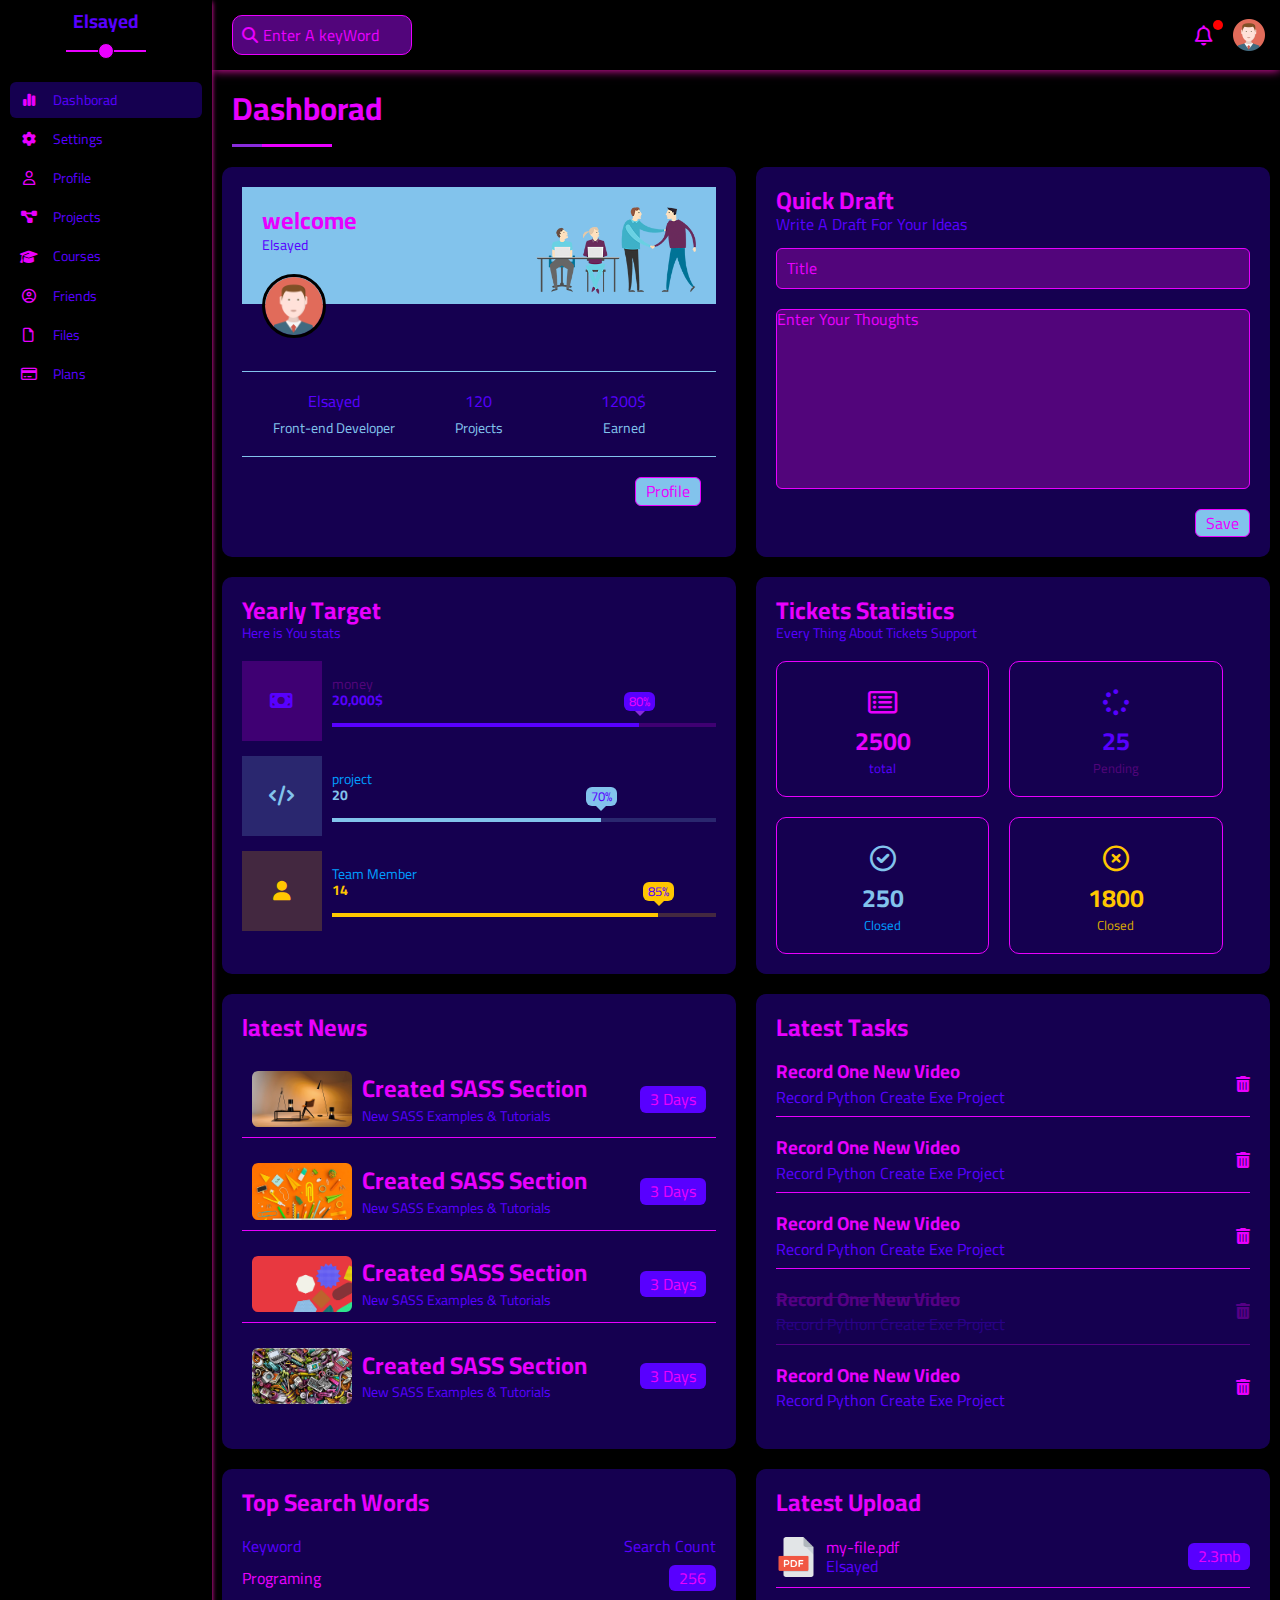
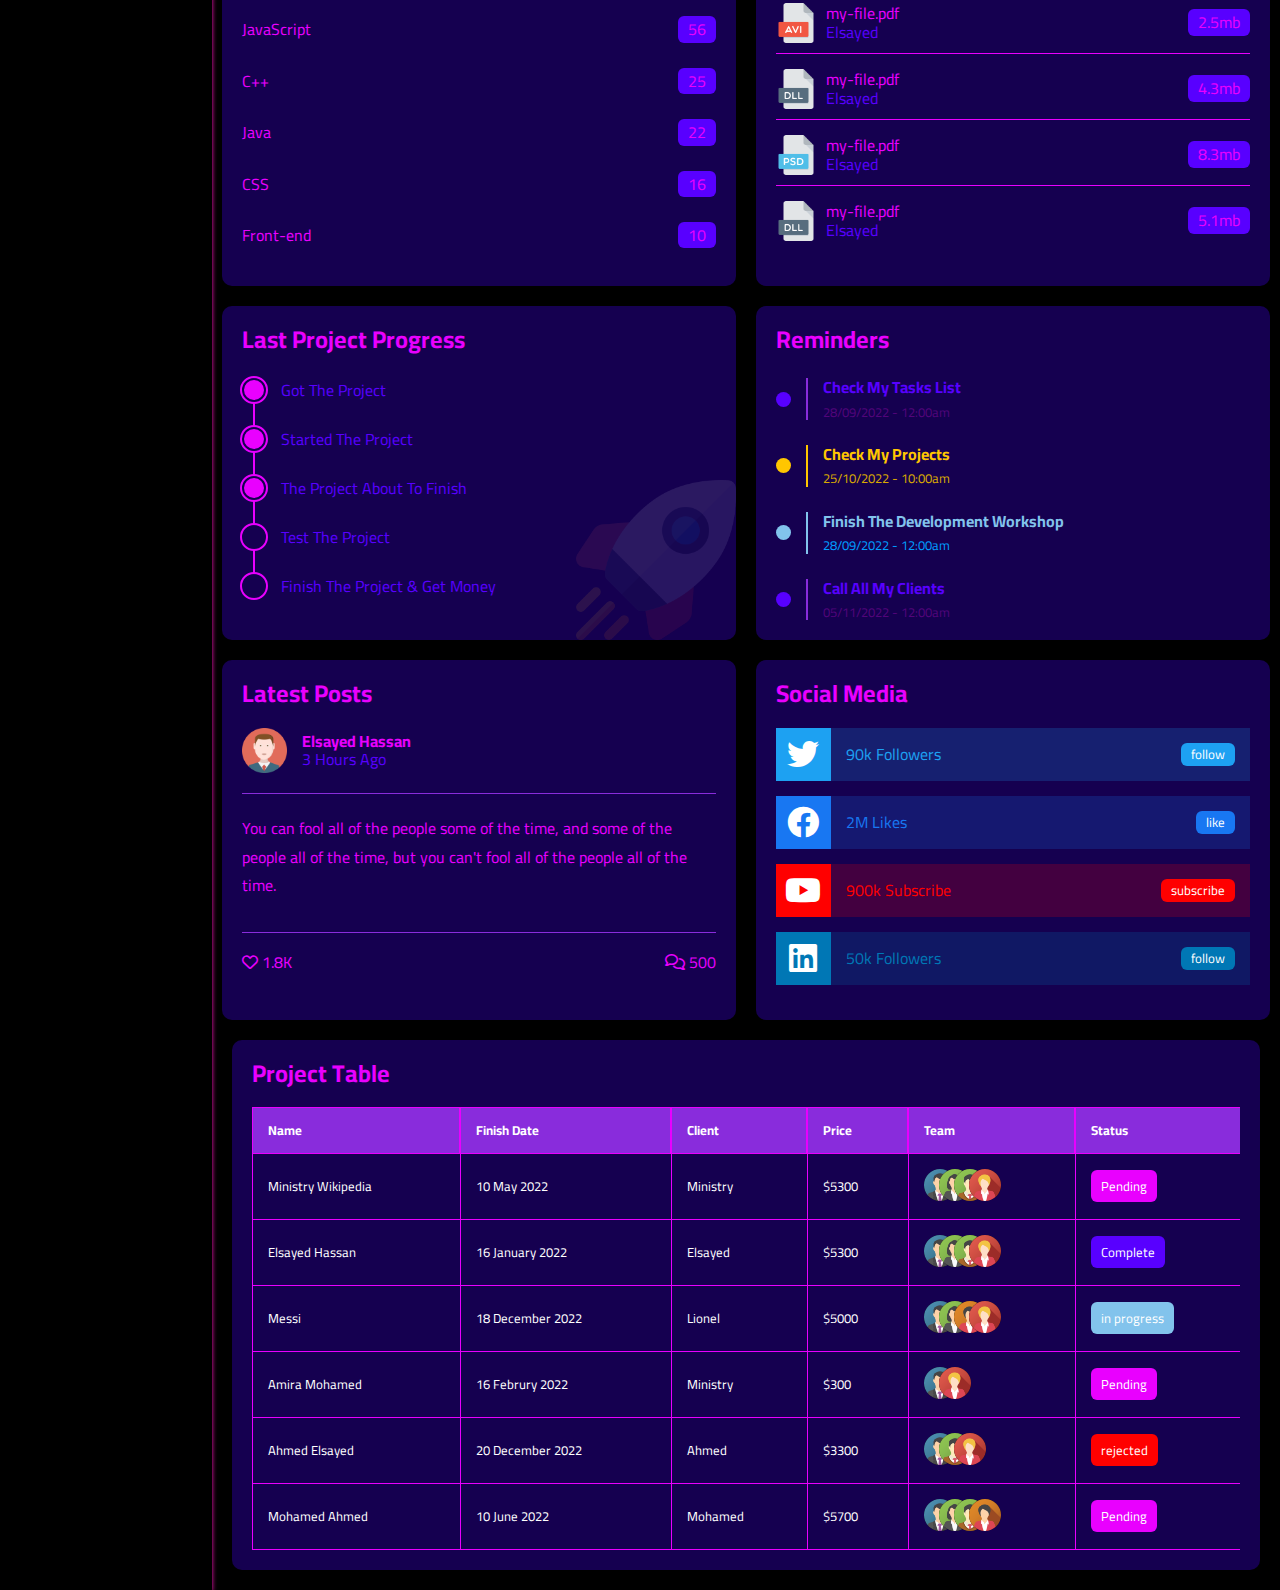
<file: index.html>
<!DOCTYPE html>
<html lang="en">
<head>
    <meta charset="UTF-8">
    <meta http-equiv="X-UA-Compatible" content="IE=edge">
    <meta name="viewport" content="width=device-width, initial-scale=1.0">
    <!--add normaliz css file to reset all elements-->
    <link rel="stylesheet" href="css/normalize.css">
    <!--Font awesome library-->
    <link rel="stylesheet" href="css/all.min.css">
    <!--My Framework-->
    <link rel="stylesheet" href="css/framework.css">
    <!--main css file-->
    <link rel="stylesheet" href="css/style.css">
    <!--Google Fonts-->
    <link rel="preconnect" href="https://fonts.googleapis.com">
    <link rel="preconnect" href="https://fonts.gstatic.com" crossorigin>
    <link href="https://fonts.googleapis.com/css2?family=Cairo:wght@200;300;400;500;600;700;800;900&family=Work+Sans:ital,wght@0,100;0,300;0,400;0,500;0,600;0,800;0,900;1,300;1,800&display=swap" rel="stylesheet">   
    <title>Dashborad</title>
</head>
<body>
    <!--main container-->
    <div class="page d-flex">
        <!--Create Side Bar-->
        <div class="side-bar bg-black p-relative p-20">
            <h3 class="p-relative txt-c mt-0 c-purple">Elsayed</h3>
            <ul>
                <li><a class="active d-flex align-center fs-14 rad-6 p-10" href="index.html">
                    <i class="fa-solid fa-chart-simple fa-fw c-pink"></i>
                    <span class="c-purple">Dashborad</span>
                </a></li>
                <li>
                    <a class="d-flex align-center fs-14 c-black rad-6 p-10" href="settings.html">
                      <i class="fa-solid fa-gear fa-fw c-pink"></i>
                      <span class="c-purple fs-14">Settings</span>
                    </a>
                </li>
                  <li>
                    <a class="d-flex align-center fs-14 c-black rad-6 p-10" href="profile.html">
                      <i class="fa-regular fa-user fa-fw c-pink"></i>
                      <span class="c-purple">Profile</span>
                    </a>
                </li>
                <li>
                    <a class="d-flex align-center fs-14 c-black rad-6 p-10" href="projects.html">
                      <i class="fa-solid fa-diagram-project fa-fw c-pink"></i>
                      <span class="c-purple">Projects</span>
                    </a>
                </li>
                <li>
                    <a class="d-flex align-center fs-14 c-black rad-6 p-10" href="courses.html">
                      <i class="fa-solid fa-graduation-cap fa-fw c-pink"></i>
                      <span class="c-purple">Courses</span>
                    </a>
                </li>
                <li>
                    <a class="d-flex align-center fs-14 c-black rad-6 p-10" href="friends.html">
                      <i class="fa-regular fa-circle-user fa-fw c-pink"></i>
                      <span class="c-purple">Friends</span>
                    </a>
                </li>
                <li>
                    <a class="d-flex align-center fs-14 c-black rad-6 p-10" href="files.html">
                      <i class="fa-regular fa-file fa-fw c-pink"></i>
                      <span class="c-purple">Files</span>
                    </a>
                </li>
                <li>
                    <a class="d-flex align-center fs-14 c-black rad-6 p-10" href="plans.html">
                      <i class="fa-regular fa-credit-card fa-fw c-pink"></i>
                      <span class="c-purple">Plans</span>
                    </a>
                </li>
            </ul>
        </div>
        <!--Create content-->
        <div class="content w-full c-navy">
            <!--Create Header-->
            <div class="head bg-black p-15 between-flex overflow-h box-shadow">
                <div class="search p-relative">
                    <input class="p-10 rad-10" type="search" placeholder="Enter A keyWord">
                </div>
                <div class="icons d-flex align-center">
                    <i class="fa-regular fa-bell fa-lg c-pink p-relative"></i>
                    <img src="/img/avatar.png" alt="">
                </div>
            </div>
            <h1 class="p-relative c-pink">Dashborad</h1>
            <!--Create Main Wrapper-->
            <div class="wrapper d-grid gap-20 ml-10 mr-10">
                <!--Create Welcome Widget-->
                <div class="welcome bg-navy rad-10 txt-c-mobile p-20 block-mobile">
                    <div class="intro d-flex space-between p-20 bg-sky">
                        <div>
                            <h2 class="c-pink mt-0">welcome</h2>
                            <span class="c-purple mt-5 fs-14">Elsayed</span>
                        </div>
                        <img src="/img/welcome.png" class="hide-mobile">
                    </div>
                    <img src="/img/avatar.png" class="avatar">
                    <div class="text txt-c d-flex p-20 mt-20 mb-20 block-mobile">
                        <div class="c-purple">Elsayed <span class="d-block c-sky mt-10 fs-14">Front-end Developer</span></div>
                        <div class="c-purple">120 <span class="d-block c-sky mt-10 fs-14">Projects</span></div>
                        <div class="c-purple">1200$ <span class="d-block c-sky mt-10 fs-14">Earned</span></div>
                    </div>
                    <a href="profile.index" class="visit d-block w-fit bg-sky c-pink border-1 btn-shape">Profile</a>
                </div>
                <!--Create Quick Draft Widget-->
                <div class="quick-draft bg-navy p-20 rad-10 block-mobile">
                    <h2 class="c-pink">Quick Draft</h2>
                    <p class="mb-15 c-purple">Write A Draft For Your Ideas</p>
                    <form>
                        <input class="d-block mb-20 bg-purple-alt border-1 rad-6 w-full p-10" type="text" placeholder="Title">
                        <textarea class="d-block mb-20 bg-purple-alt border-1 rad-6 w-full" placeholder="Enter Your Thoughts"></textarea>
                        <input class="save d-block w-fit bg-sky c-pink border-1 btn-shape" type="submit" value="Save">
                    </form>
                </div>
                <!--Create Yearly Target Widget-->
                <div class="year-traget bg-navy p-20 rad-10 block-mobile">
                    <h2 class="c-pink mb-10">Yearly Target</h2>
                    <p class="c-purple fs-14 mb-20">Here is You stats</p>
                    <div class="traget-stats d-flex align-center money mb-15">
                        <div class="icon center-flex mr-10">
                            <i class="fa-solid fa-money-bill fa-lg c-purple"></i>
                        </div>
                        <div class="data">
                            <span class="fs-14 c-purple-alt mb-5">money</span>
                            <span class="fs-14 c-purple fw-bold d-block mb-15">20,000$</span>
                            <div class="progress p-relative">
                                <span class="bg-purple money p-absolute" style="width: 80%;">
                                    <span class="bg-purple c-pink p-absolute fs-13">80%</span>
                                </span>
                            </div>
                        </div>
                    </div>
                    <div class="traget-stats d-flex align-center project mb-15">
                        <div class="icon center-flex mr-10">
                            <i class="fa-solid fa-code fa-lg c-sky"></i>
                        </div>
                        <div class="data">
                            <span class="fs-14 c-sky-alt mb-5">project</span>
                            <span class="fs-14 c-sky fw-bold d-block mb-15">20</span>
                            <div class="progress p-relative">
                                <span class="bg-sky project p-absolute" style="width: 70%;">
                                    <span class="bg-sky c-purple p-absolute fs-13">70%</span>
                                </span>
                            </div>
                        </div>
                    </div>
                    <div class="traget-stats d-flex align-center team mb-15">
                        <div class="icon center-flex mr-10">
                            <i class="fa-solid fa-user fa-lg c-yellow"></i>
                        </div>
                        <div class="data">
                            <span class="fs-14 c-sky-alt mb-5">Team Member</span>
                            <span class="fs-14 c-yellow fw-bold d-block mb-15">14</span>
                            <div class="progress p-relative">
                                <span class="bg-yellow team p-absolute" style="width: 85%;">
                                    <span class="bg-yellow c-purple p-absolute fs-13">85%</span>
                                </span>
                            </div>
                        </div>
                    </div>
                </div>
                <!--Create Tickets Widget-->
                <div class="tickets bg-navy p-20 rad-10 block-mobile">
                    <h2 class="mb-10 c-pink">Tickets Statistics</h2>
                    <p class="mb-20 c-purple fs-14">Every Thing About Tickets Support</p>
                    <div class="d-flex txt-c f-wrap gap-20">
                        <div class="box p-20 rad-10 border-1 fs-13 c-purple">
                            <i class="fa-regular fa-rectangle-list fa-2xl mb-10 c-pink p-20"></i>
                            <span class="d-block fw-bold fs-25 c-pink mb-5 mt-5">2500</span>
                            total
                        </div>
                        <div class="box p-20 rad-10 border-1 fs-13 c-purple-alt">
                            <i class="fa-solid fa-spinner fa-2xl mb-10 c-purple p-20"></i>
                            <span class="d-block fw-bold fs-25 c-purple mb-5 mt-5">25</span>
                            Pending
                        </div>
                        <div class="box p-20 rad-10 border-1 fs-13 c-sky-alt">
                            <i class="fa-regular fa-circle-check fa-2xl mb-10 c-sky p-20"></i>
                            <span class="d-block fw-bold fs-25 c-sky mb-5 mt-5">250</span>
                            Closed
                        </div>
                        <div class="box p-20 rad-10 border-1 fs-13 c-yellow-alt">
                            <i class="fa-regular fa-circle-xmark fa-2xl mb-10 c-yellow p-20"></i>
                            <span class="d-block fw-bold fs-25 c-yellow mb-5 mt-5">1800</span>
                            Closed
                        </div>
                    </div>
                </div>
                <!--Create Latest News-->
                <div class="latest-news bg-navy p-20 rad-10 block-mobile txt-c-mobile">
                    <h2 class="mb-20 c-pink">latest News</h2>
                    <div class="news-row d-flex align-center mb-15 p-10">
                        <img src="/img/news-01.png" alt="" class="rad-6 mr-10">
                        <div class="info mr-10">
                            <h2 class="c-pink mb-5">Created SASS Section</h2>
                            <p class="fs-14 c-purple">New SASS Examples & Tutorials</p>    
                        </div>
                        <span class="d-block bg-purple c-pink btn-shape">3 Days</span>
                    </div>
                    <div class="news-row d-flex align-center mb-15 p-10">
                        <img src="/img/news-02.png" alt="" class="rad-6 mr-10">
                        <div class="info mr-10">
                            <h2 class="c-pink mb-5">Created SASS Section</h2>
                            <p class="fs-14 c-purple">New SASS Examples & Tutorials</p>    
                        </div>
                        <span class="d-block bg-purple c-pink btn-shape">3 Days</span>
                    </div>
                    <div class="news-row d-flex align-center mb-15 p-10">
                        <img src="/img/news-03.png" alt="" class="rad-6 mr-10">
                        <div class="info mr-10">
                            <h2 class="c-pink mb-5">Created SASS Section</h2>
                            <p class="fs-14 c-purple">New SASS Examples & Tutorials</p>    
                        </div>
                        <span class="d-block bg-purple c-pink btn-shape">3 Days</span>
                    </div>
                    <div class="news-row d-flex align-center mb-15 p-10">
                        <img src="/img/news-04.png" alt="" class="rad-6 mr-10">
                        <div class="info mr-10">
                            <h2 class="c-pink mb-5">Created SASS Section</h2>
                            <p class="fs-14 c-purple">New SASS Examples & Tutorials</p>    
                        </div>
                        <span class="d-block bg-purple c-pink btn-shape">3 Days</span>
                    </div>
                </div>
                <!--Tasks-->
                <div class="tasks bg-navy p-20 rad-10 block-mobile">
                    <h2 class="mb-20 c-pink">Latest Tasks</h2>
                    <div class="between-flex mb-20">
                        <div class="info">
                            <h3 class="mb-5 c-pink">Record One New Video</h3>
                            <p class="c-purple">Record Python Create Exe Project</p> 
                        </div>
                        <i class="fa-solid fa-trash-can c-pink"></i> 
                    </div>
                    <div class="between-flex mb-20">
                        <div class="info">
                            <h3 class="mb-5 c-pink">Record One New Video</h3>
                            <p class="c-purple">Record Python Create Exe Project</p> 
                        </div>
                        <i class="fa-solid fa-trash-can c-pink"></i> 
                    </div>
                    <div class="between-flex mb-20">
                        <div class="info">
                            <h3 class="mb-5 c-pink">Record One New Video</h3>
                            <p class="c-purple">Record Python Create Exe Project</p> 
                        </div>
                        <i class="fa-solid fa-trash-can c-pink"></i> 
                    </div>
                    <div class="between-flex done mb-20">
                        <div class="info">
                            <h3 class="mb-5 c-pink">Record One New Video</h3>
                            <p class="c-purple">Record Python Create Exe Project</p> 
                        </div>
                        <i class="fa-solid fa-trash-can c-pink"></i> 
                    </div>
                    <div class="between-flex">
                        <div class="info">
                            <h3 class="mb-5 c-pink">Record One New Video</h3>
                            <p class="c-purple">Record Python Create Exe Project</p> 
                        </div>
                        <i class="fa-solid fa-trash-can c-pink"></i> 
                    </div>
                </div>
                <!--Top Search Word-->
                <div class="top-search bg-navy p-20 rad-10 block-mobile">
                    <h2 class="c-pink mb-20">Top Search Words</h2>
                    <div class="between-flex">
                        <span class="c-purple">Keyword</span>
                        <span class="c-purple">Search Count</span>
                    </div>
                    <div class="between-flex pt-10 mb-15">
                        <span class="c-pink ">Programing</span>
                        <span class="c-pink bg-purple btn-shape">256</span>
                    </div>
                    <div class="between-flex pt-10 mb-15">
                        <span class="c-pink ">JavaScript</span>
                        <span class="c-pink bg-purple btn-shape">56</span>
                    </div>
                    <div class="between-flex pt-10 mb-15">
                        <span class="c-pink ">C++</span>
                        <span class="c-pink bg-purple btn-shape">25</span>
                    </div>
                    <div class="between-flex pt-10 mb-15">
                        <span class="c-pink ">Java</span>
                        <span class="c-pink bg-purple btn-shape">22</span>
                    </div>
                    <div class="between-flex pt-10 mb-15">
                        <span class="c-pink ">CSS</span>
                        <span class="c-pink bg-purple btn-shape">16</span>
                    </div>
                    <div class="between-flex pt-10 mb-15">
                        <span class="c-pink ">Front-end</span>
                        <span class="c-pink bg-purple btn-shape">10</span>
                    </div>
                </div>
                <!--Latest Upload-->
                <div class="latest-upload bg-navy p-20 rad-10 block-mobile">
                    <h2 class="c-pink mb-20">Latest Upload</h2>
                    <ul>
                        <li class="pb-10 mb-15 between-flex bb">
                            <div class="d-flex align-center">
                                <img src="/img/pdf (2).png" alt="" class="mr-10 ">
                                <div>
                                    <span class="d-block c-pink">my-file.pdf</span>
                                    <span class="c-purple">Elsayed</span>
                                </div>
                            </div>
                            <span class="bg-purple btn-shape c-pink">2.3mb</span>
                        </li>
                        <li class="pb-10 mb-15 between-flex bb">
                            <div class="d-flex align-center">
                                <img src="/img/avi.png" alt="" class="mr-10 ">
                                <div>
                                    <span class="d-block c-pink">my-file.pdf</span>
                                    <span class="c-purple">Elsayed</span>
                                </div>
                            </div>
                            <span class="bg-purple btn-shape c-pink">2.5mb</span>
                        </li>
                        <li class="pb-10 mb-15 between-flex bb">
                            <div class="d-flex align-center">
                                <img src="/img/dll.png" alt="" class="mr-10">
                                <div>
                                    <span class="d-block c-pink">my-file.pdf</span>
                                    <span class="c-purple">Elsayed</span>
                                </div>
                            </div>
                            <span class="bg-purple btn-shape c-pink">4.3mb</span>
                        </li>
                        <li class="pb-10 mb-15 between-flex bb">
                            <div class="d-flex align-center">
                                <img src="/img/psd.png" alt="" class="mr-10 ">
                                <div>
                                    <span class="d-block c-pink">my-file.pdf</span>
                                    <span class="c-purple">Elsayed</span>
                                </div>
                            </div>
                            <span class="bg-purple btn-shape c-pink">8.3mb</span>
                        </li>
                        <li class="pb-10 mb-15 between-flex">
                            <div class="d-flex align-center">
                                <img src="/img/dll.png" alt="" class="mr-10 ">
                                <div>
                                    <span class="d-block c-pink">my-file.pdf</span>
                                    <span class="c-purple">Elsayed</span>
                                </div>
                            </div>
                            <span class="bg-purple btn-shape c-pink">5.1mb</span>
                        </li>
                    </ul>
                </div>
                <!--Current Project-->
                <div class="current-project bg-navy p-20 rad-10 block-mobile p-relative">
                    <h2 class="mb-20 c-pink">Last Project Progress</h2>
                    <ul class="p-relative">
                        <li class="mt-25 d-flex align-center done c-purple">Got The Project</li>
                        <li class="mt-25 d-flex align-center done c-purple">Started The Project</li>
                        <li class="mt-25 d-flex align-center done c-purple">The Project About To Finish</li>
                        <li class="mt-25 d-flex align-center current c-purple">Test The Project</li>
                        <li class="mt-25 d-flex align-center c-purple">Finish The Project & Get Money</li>
                    </ul>
                    <img src="/img/shuttle.png" alt="" class="p-absolute">
                </div>
                <!--Reminders-->
                <div class="reminders bg-navy p-20 rad-10 block-mobile p-relative">
                    <h2 class="mb-15 c-pink">Reminders</h2>
                    <ul>
                        <li class="d-flex align-center mt-25">
                            <span class="circle bg-purple d-block mr-15 rad-half"></span>
                            <div class="pl-15 purple">
                                <p class="fs-16 c-purple mb-5 fw-bold">Check My Tasks List</p>
                                <span class="fs-13 c-purple-alt">28/09/2022 - 12:00am</span>
                            </div>
                        </li>
                        <li class="d-flex align-center mt-25">
                            <span class="circle bg-yellow d-block mr-15 rad-half"></span>
                            <div class="pl-15 yellow">
                                <p class="fs-16 c-yellow mb-5 fw-bold">Check My Projects</p>
                                <span class="fs-13 c-yellow-alt">25/10/2022 - 10:00am</span>
                            </div>
                        </li>
                        <li class="d-flex align-center mt-25">
                            <span class="circle bg-sky d-block mr-15 rad-half"></span>
                            <div class="pl-15 sky">
                                <p class="fs-16 c-sky mb-5 fw-bold">Finish The Development Workshop</p>
                                <span class="fs-13 c-sky-alt">28/09/2022 - 12:00am</span>
                            </div>
                        </li>
                        <li class="d-flex align-center mt-25">
                            <span class="circle bg-purple d-block mr-15 rad-half"></span>
                            <div class="pl-15 purple">
                                <p class="fs-16 c-purple mb-5 fw-bold">Call All My Clients</p>
                                <span class="fs-13 c-purple-alt">05/11/2022 - 12:00am</span>
                            </div>
                        </li>
                    </ul>
                </div>
                <!--Last posts-->
                <div class="last-post bg-navy p-20 rad-10 block-mobile">
                    <h2 class="c-pink mb-20">Latest Posts</h2>
                    <div class="head d-flex align-center">
                        <img class="mr-15 avtar" src="/img/avatar.png" alt="">
                        <div>
                            <span class="d-block c-pink fw-bold">Elsayed Hassan</span>
                            <span class="c-purple">3 Hours Ago</span>
                        </div>                        
                    </div>
                    <div class="post-content pt-20 pb-20 mb-20 mt-20 c-pink">
                        You can fool all of the people some of the time, and some of the people all of the time, but you can't
                        fool all of the people all of the time.
                    </div>
                    <div class="between-flex c-pink">
                        <div>
                            <i class="fa-regular fa-heart"></i>
                            <span>1.8K</span>
                        </div>
                        <div>
                            <i class="fa-regular fa-comments"></i>
                            <span>500</span>
                        </div>
                    </div>
                </div>
                <!--Social Media-->
                <div class="social-media bg-navy p-20 rad-10 block-mobile">
                    <h2 class="mb-20 c-pink">Social Media</h2>
                    <div class="box twitter between-flex mb-15 p-relative p-15">
                        <i class="fa-brands fa-twitter center-flex fa-2x h-full c-white p-10"></i>
                        <span>90k Followers</span>
                        <a href="#" class="fs-13 c-white btn-shape">follow</a>
                    </div>
                    <div class="box facebook between-flex mb-15 p-relative p-15">
                        <i class="fa-brands fa-facebook center-flex fa-2x h-full c-white p-10"></i>
                        <span>2M Likes</span>
                        <a href="#" class="fs-13 c-white btn-shape">like</a>
                    </div>
                    <div class="box youtube between-flex mb-15 p-relative p-15">
                        <i class="fa-brands fa-youtube center-flex fa-2x h-full c-white p-10"></i>
                        <span>900k Subscribe</span>
                        <a href="#" class="fs-13 c-white btn-shape">subscribe</a>
                    </div>
                    <div class="box linkedin between-flex mb-15 p-relative p-15">
                        <i class="fa-brands fa-linkedin center-flex fa-2x h-full c-white p-10"></i>
                        <span>50k Followers</span>
                        <a href="#" class="fs-13 c-white btn-shape">follow</a>
                    </div>
                </div>
            </div>
            <!--Project Table-->
            <div class="project-table p-20 rad-10 m-20 bg-navy">
                <h2 class="c-pink mb-20">Project Table</h2>
                <div class="responsive-table">
                    <table class="fs-13 w-full">
                        <thead>
                            <tr>
                                <td>Name</td>
                                <td>Finish Date</td>
                                <td>Client</td>
                                <td>Price</td>
                                <td>Team</td>
                                <td>Status</td>
                            </tr>
                        </thead>
                        <tbody>
                            <tr>
                                <td>Ministry Wikipedia</td>
                                <td>10 May 2022</td>
                                <td>Ministry</td>
                                <td>$5300</td>
                                <td>
                                    <img decoding="async" src="img/team-01.png" alt="" />
                                    <img decoding="async" src="img/team-02.png" alt="" />
                                    <img decoding="async" src="img/team-03.png" alt="" />
                                    <img decoding="async" src="img/team-05.png" alt="" />
                                </td>
                                <td>
                                    <span class="label btn-shape fs-13 bg-pink c-white">Pending</span>
                                </td>
                            </tr>
                            <tr>
                                <td>Elsayed Hassan</td>
                                <td>16 January 2022</td>
                                <td>Elsayed</td>
                                <td>$5300</td>
                                <td>
                                    <img decoding="async" src="img/team-01.png" alt="" />
                                    <img decoding="async" src="img/team-02.png" alt="" />
                                    <img decoding="async" src="img/team-03.png" alt="" />
                                    <img decoding="async" src="img/team-05.png" alt="" />
                                </td>
                                <td>
                                    <span class="label btn-shape fs-13 bg-purple c-white">Complete</span>
                                </td>
                            </tr>
                            <tr>
                                <td>Messi</td>
                                <td>18 December 2022</td>
                                <td>Lionel</td>
                                <td>$5000</td>
                                <td>
                                    <img decoding="async" src="img/team-01.png" alt="" />
                                    <img decoding="async" src="img/team-02.png" alt="" />
                                    <img decoding="async" src="img/team-04.png" alt="" />
                                    <img decoding="async" src="img/team-05.png" alt="" />
                                </td>
                                <td>
                                    <span class="label btn-shape fs-13 bg-sky c-white">in progress</span>
                                </td>
                            </tr>
                            <tr>
                                <td>Amira Mohamed</td>
                                <td>16 Februry 2022</td>
                                <td>Ministry</td>
                                <td>$300</td>
                                <td>
                                    <img decoding="async" src="img/team-01.png" alt="" />                                    
                                    <img decoding="async" src="img/team-05.png" alt="" />
                                </td>
                                <td>
                                    <span class="label btn-shape fs-13 bg-pink c-white">Pending</span>
                                </td>
                            </tr>
                            <tr>
                                <td>Ahmed Elsayed</td>
                                <td>20 December 2022</td>
                                <td>Ahmed</td>
                                <td>$3300</td>
                                <td>
                                    <img decoding="async" src="img/team-01.png" alt="" />                                    
                                    <img decoding="async" src="img/team-03.png" alt="" />
                                    <img decoding="async" src="img/team-05.png" alt="" />
                                </td>
                                <td>
                                    <span class="label btn-shape fs-13 bg-red c-white">rejected</span>
                                </td>
                            </tr>
                            <tr>
                                <td>Mohamed Ahmed</td>
                                <td>10 June 2022</td>
                                <td>Mohamed</td>
                                <td>$5700</td>
                                <td>
                                    <img decoding="async" src="img/team-01.png" alt="" />
                                    <img decoding="async" src="img/team-02.png" alt="" />
                                    <img decoding="async" src="img/team-03.png" alt="" />
                                    <img decoding="async" src="img/team-04.png" alt="" />
                                </td>
                                <td>
                                    <span class="label btn-shape fs-13 bg-pink c-white">Pending</span>
                                </td>
                            </tr>
                        </tbody>
                    </table>
                </div>
            </div>
        </div>
    </div>
</body>
</html>
</file>
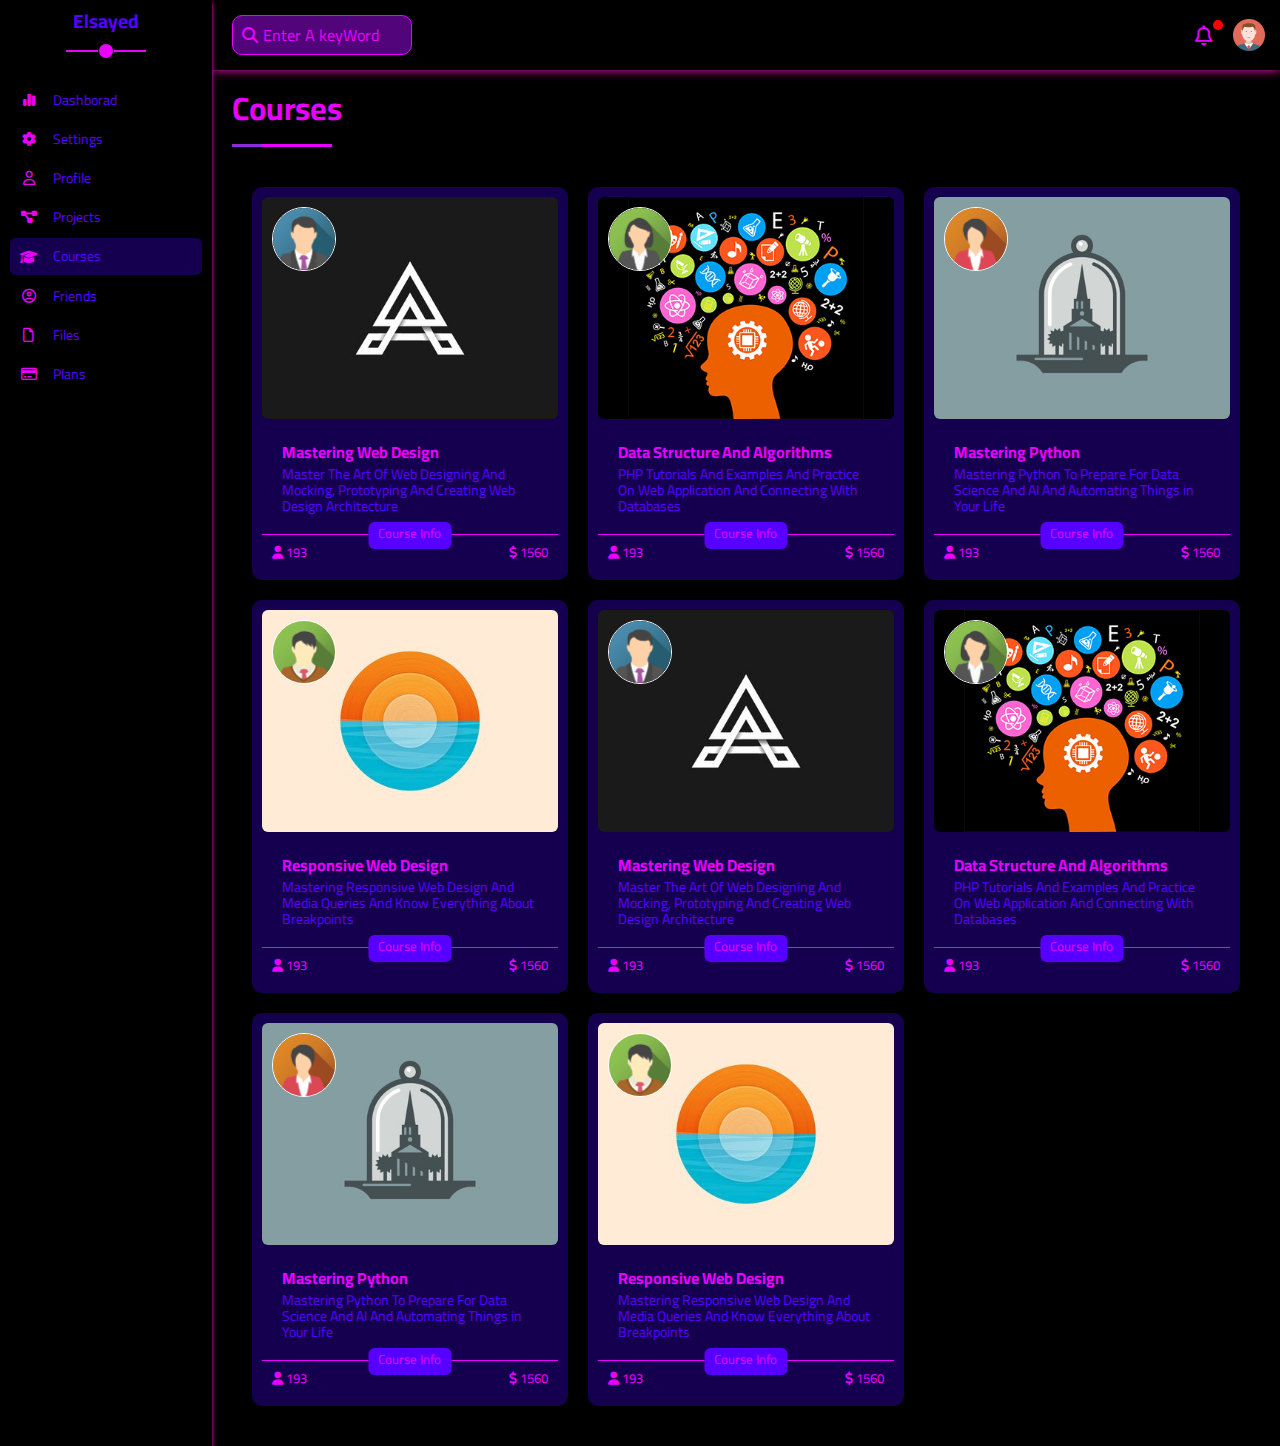
<file: courses.html>
<!DOCTYPE html>
<html lang="en">
<head>
    <meta charset="UTF-8">
    <meta http-equiv="X-UA-Compatible" content="IE=edge">
    <meta name="viewport" content="width=device-width, initial-scale=1.0">
    <!--add normaliz css file to reset all elements-->
    <link rel="stylesheet" href="css/normalize.css">
    <!--Font awesome library-->
    <link rel="stylesheet" href="css/all.min.css">
    <!--My Framework-->
    <link rel="stylesheet" href="css/framework.css">
    <!--main css file-->
    <link rel="stylesheet" href="css/style.css">
    <!--Google Fonts-->
    <link rel="preconnect" href="https://fonts.googleapis.com">
    <link rel="preconnect" href="https://fonts.gstatic.com" crossorigin>
    <link href="https://fonts.googleapis.com/css2?family=Cairo:wght@200;300;400;500;600;700;800;900&family=Work+Sans:ital,wght@0,100;0,300;0,400;0,500;0,600;0,800;0,900;1,300;1,800&display=swap" rel="stylesheet">   
    <title>Courses</title>
</head>
<body>
    <!--main container-->
    <div class="page d-flex">
        <!--Create Side Bar-->
        <div class="side-bar bg-black p-relative p-20">
            <h3 class="p-relative txt-c mt-0 c-purple">Elsayed</h3>
            <ul>
                <li><a class="d-flex align-center fs-14 rad-6 p-10" href="index.html">
                    <i class="fa-solid fa-chart-simple fa-fw c-pink"></i>
                    <span class="c-purple">Dashborad</span>
                </a></li>
                <li>
                    <a class=" d-flex align-center fs-14 c-black rad-6 p-10" href="settings.html">
                      <i class="fa-solid fa-gear fa-fw c-pink"></i>
                      <span class="c-purple fs-14">Settings</span>
                    </a>
                </li>
                  <li>
                    <a class="d-flex align-center fs-14 c-black rad-6 p-10" href="profile.html">
                      <i class="fa-regular fa-user fa-fw c-pink"></i>
                      <span class="c-purple">Profile</span>
                    </a>
                </li>
                <li>
                    <a class="d-flex align-center fs-14 c-black rad-6 p-10" href="projects.html">
                      <i class="fa-solid fa-diagram-project fa-fw c-pink"></i>
                      <span class="c-purple">Projects</span>
                    </a>
                </li>
                <li>
                    <a class="active d-flex align-center fs-14 c-black rad-6 p-10" href="courses.html">
                      <i class="fa-solid fa-graduation-cap fa-fw c-pink"></i>
                      <span class="c-purple">Courses</span>
                    </a>
                </li>
                <li>
                    <a class="d-flex align-center fs-14 c-black rad-6 p-10" href="friends.html">
                      <i class="fa-regular fa-circle-user fa-fw c-pink"></i>
                      <span class="c-purple">Friends</span>
                    </a>
                </li>
                <li>
                    <a class="d-flex align-center fs-14 c-black rad-6 p-10" href="files.html">
                      <i class="fa-regular fa-file fa-fw c-pink"></i>
                      <span class="c-purple">Files</span>
                    </a>
                </li>
                <li>
                    <a class="d-flex align-center fs-14 c-black rad-6 p-10" href="plans.html">
                      <i class="fa-regular fa-credit-card fa-fw c-pink"></i>
                      <span class="c-purple">Plans</span>
                    </a>
                </li>
            </ul>
        </div>
        <!--Create content-->
        <div class="content w-full c-navy">
          <!--Create Header-->
          <div class="head bg-black p-15 between-flex overflow-h box-shadow">
              <div class="search p-relative">
                  <input class="p-10 rad-10" type="search" placeholder="Enter A keyWord">
              </div>
              <div class="icons d-flex align-center">
                  <i class="fa-regular fa-bell fa-lg c-pink p-relative"></i>
                  <img src="/img/avatar.png" alt="">
              </div>
          </div>
          <h1 class="p-relative c-pink">Courses</h1>
          <!--Create body-->
          <div class="courses-page d-grid p-20 m-20 gap-20">
            <div class="courses-box rad-10 bg-navy p-relative p-10">
              <img src="/img/course-01.jpg" class="rad-6">
              <img src="/img/team-01.png" class="user p-absolute">
              <div class="p-20 w-fit">
                <h4 class="c-pink mb-5">Mastering Web Design</h4>
                <p class="c-purple fs-14">Master The Art Of Web Designing And Mocking, Prototyping And Creating Web Design Architecture</p>
              </div>
              <div class="info between-flex p-10 p-relative fs-13">
                <span class="title p-absolute bg-purple c-pink btn-shape">Course Info</span>
                <span class="c-pink">
                  <i class="fa-solid fa-user"></i>
                  193
                </span>
                <span class="c-pink">
                  <i class="fa-solid fa-dollar-sign"></i>
                  1560
                </span>
              </div>
            </div>
            <div class="courses-box rad-10 bg-navy p-relative p-10">
              <img src="/img/course-02.jpg" class="rad-6">
              <img src="/img/team-02.png" class="user p-absolute">
              <div class="p-20 w-fit">
                <h4 class="c-pink mb-5">Data Structure And Algorithms</h4>
                <p class="c-purple fs-14">PHP Tutorials And Examples And Practice On Web Application And Connecting With Databases</p>
              </div>
              <div class="info between-flex p-10 p-relative fs-13">
                <span class="title p-absolute bg-purple c-pink btn-shape">Course Info</span>
                <span class="c-pink">
                  <i class="fa-solid fa-user"></i>
                  193
                </span>
                <span class="c-pink">
                  <i class="fa-solid fa-dollar-sign"></i>
                  1560
                </span>
              </div>
            </div>
            <div class="courses-box rad-10 bg-navy p-relative p-10">
              <img src="/img/course-04.jpg" class="rad-6">
              <img src="/img/team-04.png" class="user p-absolute">
              <div class="p-20 w-fit">
                <h4 class="c-pink mb-5">Mastering Python</h4>
                <p class="c-purple fs-14">Mastering Python To Prepare For Data Science And AI And Automating Things in Your Life</p>
              </div>
              <div class="info between-flex p-10 p-relative fs-13">
                <span class="title p-absolute bg-purple c-pink btn-shape">Course Info</span>
                <span class="c-pink">
                  <i class="fa-solid fa-user"></i>
                  193
                </span>
                <span class="c-pink">
                  <i class="fa-solid fa-dollar-sign"></i>
                  1560
                </span>
              </div>
            </div>
            <div class="courses-box rad-10 bg-navy p-relative p-10">
              <img src="/img/course-03.jpg" class="rad-6">
              <img src="/img/team-03.png" class="user p-absolute">
              <div class="p-20 w-fit">
                <h4 class="c-pink mb-5">Responsive Web Design</h4>
                <p class="c-purple fs-14">Mastering Responsive Web Design And Media Queries And Know Everything About Breakpoints</p>
              </div>
              <div class="info between-flex p-10 p-relative fs-13">
                <span class="title p-absolute bg-purple c-pink btn-shape">Course Info</span>
                <span class="c-pink">
                  <i class="fa-solid fa-user"></i>
                  193
                </span>
                <span class="c-pink">
                  <i class="fa-solid fa-dollar-sign"></i>
                  1560
                </span>
              </div>
            </div>
            <div class="courses-box rad-10 bg-navy p-relative p-10">
              <img src="/img/course-01.jpg" class="rad-6">
              <img src="/img/team-01.png" class="user p-absolute">
              <div class="p-20 w-fit">
                <h4 class="c-pink mb-5">Mastering Web Design</h4>
                <p class="c-purple fs-14">Master The Art Of Web Designing And Mocking, Prototyping And Creating Web Design Architecture</p>
              </div>
              <div class="info between-flex p-10 p-relative fs-13">
                <span class="title p-absolute bg-purple c-pink btn-shape">Course Info</span>
                <span class="c-pink">
                  <i class="fa-solid fa-user"></i>
                  193
                </span>
                <span class="c-pink">
                  <i class="fa-solid fa-dollar-sign"></i>
                  1560
                </span>
              </div>
            </div>
            <div class="courses-box rad-10 bg-navy p-relative p-10">
              <img src="/img/course-02.jpg" class="rad-6">
              <img src="/img/team-02.png" class="user p-absolute">
              <div class="p-20 w-fit">
                <h4 class="c-pink mb-5">Data Structure And Algorithms</h4>
                <p class="c-purple fs-14">PHP Tutorials And Examples And Practice On Web Application And Connecting With Databases</p>
              </div>
              <div class="info between-flex p-10 p-relative fs-13">
                <span class="title p-absolute bg-purple c-pink btn-shape">Course Info</span>
                <span class="c-pink">
                  <i class="fa-solid fa-user"></i>
                  193
                </span>
                <span class="c-pink">
                  <i class="fa-solid fa-dollar-sign"></i>
                  1560
                </span>
              </div>
            </div>
            <div class="courses-box rad-10 bg-navy p-relative p-10">
              <img src="/img/course-04.jpg" class="rad-6">
              <img src="/img/team-04.png" class="user p-absolute">
              <div class="p-20 w-fit">
                <h4 class="c-pink mb-5">Mastering Python</h4>
                <p class="c-purple fs-14">Mastering Python To Prepare For Data Science And AI And Automating Things in Your Life</p>
              </div>
              <div class="info between-flex p-10 p-relative fs-13">
                <span class="title p-absolute bg-purple c-pink btn-shape">Course Info</span>
                <span class="c-pink">
                  <i class="fa-solid fa-user"></i>
                  193
                </span>
                <span class="c-pink">
                  <i class="fa-solid fa-dollar-sign"></i>
                  1560
                </span>
              </div>
            </div>
            <div class="courses-box rad-10 bg-navy p-relative p-10">
              <img src="/img/course-03.jpg" class="rad-6">
              <img src="/img/team-03.png" class="user p-absolute">
              <div class="p-20 w-fit">
                <h4 class="c-pink mb-5">Responsive Web Design</h4>
                <p class="c-purple fs-14">Mastering Responsive Web Design And Media Queries And Know Everything About Breakpoints</p>
              </div>
              <div class="info between-flex p-10 p-relative fs-13">
                <span class="title p-absolute bg-purple c-pink btn-shape">Course Info</span>
                <span class="c-pink">
                  <i class="fa-solid fa-user"></i>
                  193
                </span>
                <span class="c-pink">
                  <i class="fa-solid fa-dollar-sign"></i>
                  1560
                </span>
              </div>
            </div>
          </div>
        </div>
</body>
</html>
</file>
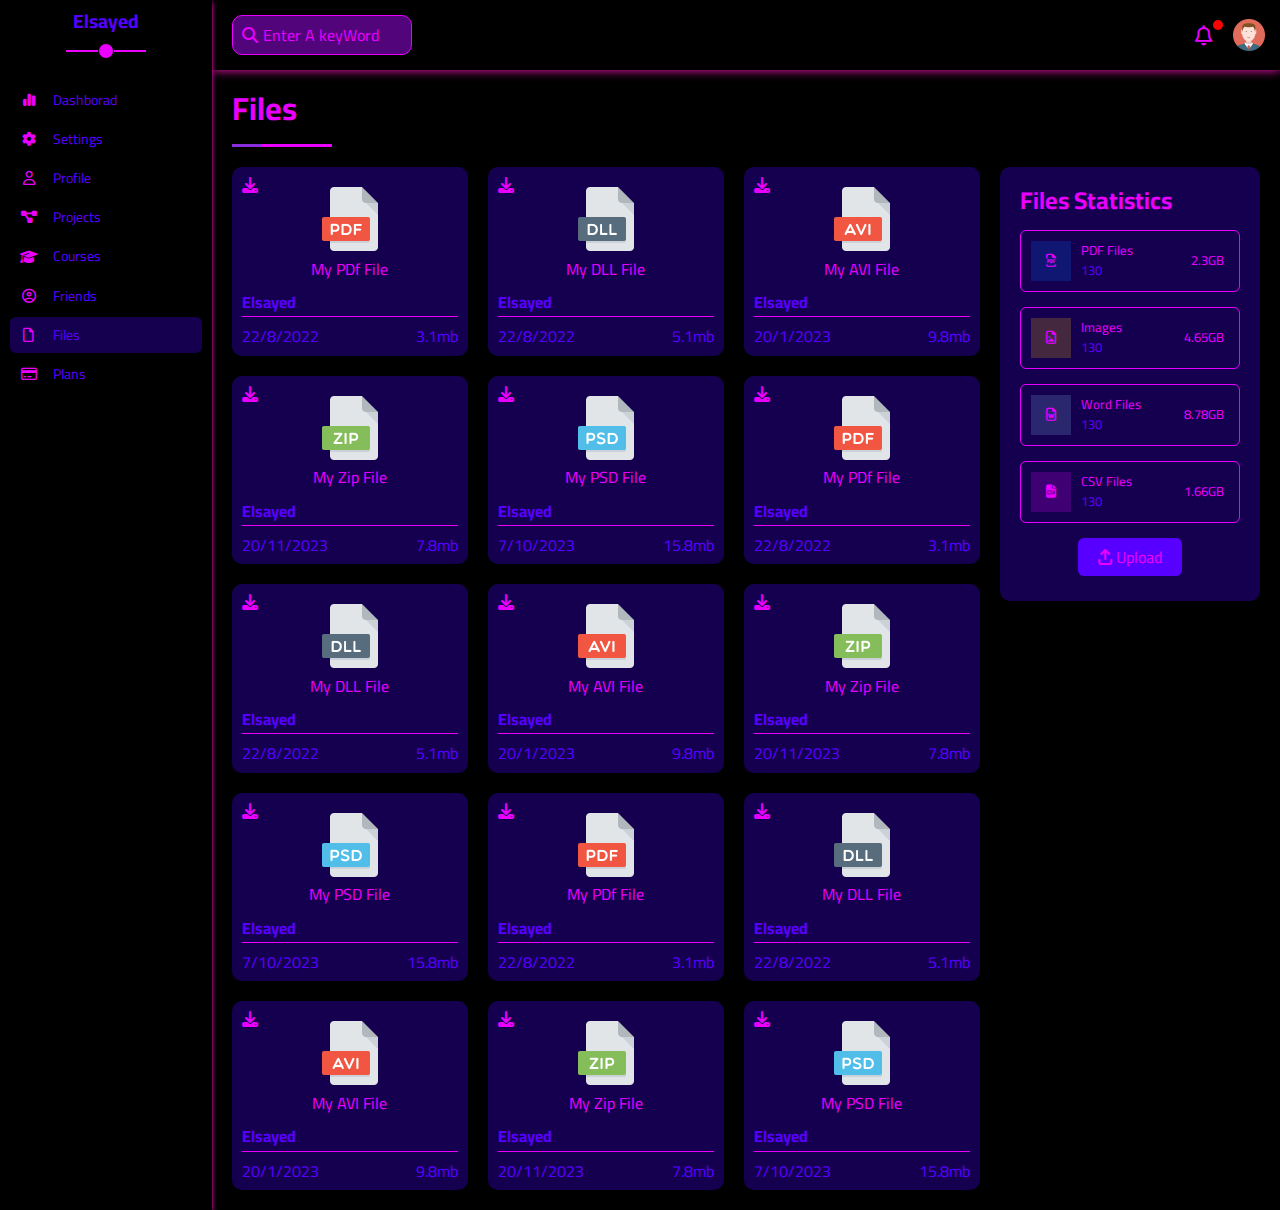
<file: files.html>
<!DOCTYPE html>
<html lang="en">
<head>
    <meta charset="UTF-8">
    <meta http-equiv="X-UA-Compatible" content="IE=edge">
    <meta name="viewport" content="width=device-width, initial-scale=1.0">
    <!--add normaliz css file to reset all elements-->
    <link rel="stylesheet" href="css/normalize.css">
    <!--Font awesome library-->
    <link rel="stylesheet" href="css/all.min.css">
    <!--My Framework-->
    <link rel="stylesheet" href="css/framework.css">
    <!--main css file-->
    <link rel="stylesheet" href="css/style.css">
    <!--Google Fonts-->
    <link rel="preconnect" href="https://fonts.googleapis.com">
    <link rel="preconnect" href="https://fonts.gstatic.com" crossorigin>
    <link href="https://fonts.googleapis.com/css2?family=Cairo:wght@200;300;400;500;600;700;800;900&family=Work+Sans:ital,wght@0,100;0,300;0,400;0,500;0,600;0,800;0,900;1,300;1,800&display=swap" rel="stylesheet">   
    <title>Files</title>
</head>
<body>
    <!--main container-->
    <div class="page d-flex">
        <!--Create Side Bar-->
        <div class="side-bar bg-black p-relative p-20">
            <h3 class="p-relative txt-c mt-0 c-purple">Elsayed</h3>
            <ul>
                <li><a class="d-flex align-center fs-14 rad-6 p-10" href="index.html">
                    <i class="fa-solid fa-chart-simple fa-fw c-pink"></i>
                    <span class="c-purple">Dashborad</span>
                </a></li>
                <li>
                    <a class=" d-flex align-center fs-14 c-black rad-6 p-10" href="settings.html">
                      <i class="fa-solid fa-gear fa-fw c-pink"></i>
                      <span class="c-purple fs-14">Settings</span>
                    </a>
                </li>
                  <li>
                    <a class="d-flex align-center fs-14 c-black rad-6 p-10" href="profile.html">
                      <i class="fa-regular fa-user fa-fw c-pink"></i>
                      <span class="c-purple">Profile</span>
                    </a>
                </li>
                <li>
                    <a class="d-flex align-center fs-14 c-black rad-6 p-10" href="projects.html">
                      <i class="fa-solid fa-diagram-project fa-fw c-pink"></i>
                      <span class="c-purple">Projects</span>
                    </a>
                </li>
                <li>
                    <a class=" d-flex align-center fs-14 c-black rad-6 p-10" href="courses.html">
                      <i class="fa-solid fa-graduation-cap fa-fw c-pink"></i>
                      <span class="c-purple">Courses</span>
                    </a>
                </li>
                <li>
                    <a class="d-flex align-center fs-14 c-black rad-6 p-10" href="friends.html">
                      <i class="fa-regular fa-circle-user fa-fw c-pink"></i>
                      <span class="c-purple">Friends</span>
                    </a>
                </li>
                <li>
                    <a class="active d-flex align-center fs-14 c-black rad-6 p-10" href="files.html">
                      <i class="fa-regular fa-file fa-fw c-pink"></i>
                      <span class="c-purple">Files</span>
                    </a>
                </li>
                <li>
                    <a class="d-flex align-center fs-14 c-black rad-6 p-10" href="plans.html">
                      <i class="fa-regular fa-credit-card fa-fw c-pink"></i>
                      <span class="c-purple">Plans</span>
                    </a>
                </li>
            </ul>
        </div>
        <!--Create content-->
        <div class="content w-full c-navy">
          <!--Create Header-->
          <div class="head bg-black p-15 between-flex overflow-h box-shadow">
              <div class="search p-relative">
                  <input class="p-10 rad-10" type="search" placeholder="Enter A keyWord">
              </div>
              <div class="icons d-flex align-center">
                  <i class="fa-regular fa-bell fa-lg c-pink p-relative"></i>
                  <img src="/img/avatar.png" alt="">
              </div>
          </div>
          <h1 class="p-relative c-pink">Files</h1>
          <!--Create body-->
          <div class="files-page d-flex m-20 gap-20">
            <div class="files-stats p-20 bg-navy rad-10">
                <h2 class="mb-15 txt-c-mobile c-pink">Files Statistics</h2>
                <div class="d-flex align-center mb-15 fs-13 border-1 rad-6 p-10">
                    <i class="fa-regular fa-file-pdf center-flex c-pink icons blue"></i>
                    <div class="info">
                        <span class="c-pink">PDF Files</span>
                        <span class="c-purple d-block mt-5">130</span>
                    </div>
                    <div class="size c-pink mr-5">2.3GB</div>
                </div>
                <div class="d-flex align-center mb-15 fs-13 border-1 rad-6 p-10">
                    <i class="fa-regular fa-file-image center-flex c-pink icons green"></i>
                    <div class="info">
                        <span class="c-pink">Images</span>
                        <span class="c-purple d-block mt-5">130</span>
                    </div>
                    <div class="size c-pink mr-5">4.65GB</div>
                </div>
                <div class="d-flex align-center mb-15 fs-13 border-1 rad-6 p-10">
                    <i class="fa-regular fa-file-word center-flex c-pink icons red"></i>
                    <div class="info">
                        <span class="c-pink">Word Files</span>
                        <span class="c-purple d-block mt-5">130</span>
                    </div>
                    <div class="size c-pink mr-5">8.78GB</div>
                </div>
                <div class="d-flex align-center mb-15 fs-13 border-1 rad-6 p-10">
                    <i class="fa-solid fa-file-csv center-flex c-pink icons orange"></i>
                    <div class="info">
                        <span class="c-pink">CSV Files</span>
                        <span class="c-purple d-block mt-5">130</span>
                    </div>
                    <div class="size c-pink mr-5">1.66GB</div>
                </div>
                <a href="#" class="d-block bg-purple c-pink btn-shape w-fit upload">
                    <i class="fa-solid fa-arrow-up-from-bracket c-pink"></i>
                    Upload
                </a>
            </div>
            <div class="files-content d-grid gap-20">
                <div class="file-box rad-10 bg-navy p-10">
                    <i class="fa-solid fa-download c-pink p-absolute"></i>
                    <div class="txt-c mb-15">
                        <img src="/img/pdf (2).png" class="mb-10 mt-10">
                        <p class="c-pink mt-5">My PDf File</p>
                    </div>
                    <p class="c-purple fw-bold mb-5">Elsayed</p>
                    <div class="between-flex b-top pt-10">
                        <span class="c-purple">22/8/2022</span>
                        <span class="c-purple">3.1mb</span>
                    </div>
                </div>
                <div class="file-box rad-10 bg-navy p-10">
                    <i class="fa-solid fa-download c-pink p-absolute"></i>
                    <div class="txt-c mb-15">
                        <img src="/img/dll.png" class="mb-10 mt-10">
                        <p class="c-pink mt-5">My DLL File</p>
                    </div>
                    <p class="c-purple fw-bold mb-5">Elsayed</p>
                    <div class="between-flex b-top pt-10">
                        <span class="c-purple">22/8/2022</span>
                        <span class="c-purple">5.1mb</span>
                    </div>
                </div>
                <div class="file-box rad-10 bg-navy p-10">
                    <i class="fa-solid fa-download c-pink p-absolute"></i>
                    <div class="txt-c mb-15">
                        <img src="/img/avi.png" class="mb-10 mt-10">
                        <p class="c-pink mt-5">My AVI File</p>
                    </div>
                    <p class="c-purple fw-bold mb-5">Elsayed</p>
                    <div class="between-flex b-top pt-10">
                        <span class="c-purple">20/1/2023</span>
                        <span class="c-purple">9.8mb</span>
                    </div>
                </div>
                <div class="file-box rad-10 bg-navy p-10">
                    <i class="fa-solid fa-download c-pink p-absolute"></i>
                    <div class="txt-c mb-15">
                        <img src="/img/zip.png" class="mb-10 mt-10">
                        <p class="c-pink mt-5">My Zip File</p>
                    </div>
                    <p class="c-purple fw-bold mb-5">Elsayed</p>
                    <div class="between-flex b-top pt-10">
                        <span class="c-purple">20/11/2023</span>
                        <span class="c-purple">7.8mb</span>
                    </div>
                </div>
                <div class="file-box rad-10 bg-navy p-10">
                    <i class="fa-solid fa-download c-pink p-absolute"></i>
                    <div class="txt-c mb-15">
                        <img src="/img/psd.png" class="mb-10 mt-10">
                        <p class="c-pink mt-5">My PSD File</p>
                    </div>
                    <p class="c-purple fw-bold mb-5">Elsayed</p>
                    <div class="between-flex b-top pt-10">
                        <span class="c-purple">7/10/2023</span>
                        <span class="c-purple">15.8mb</span>
                    </div>
                </div>
                <div class="file-box rad-10 bg-navy p-10">
                    <i class="fa-solid fa-download c-pink p-absolute"></i>
                    <div class="txt-c mb-15">
                        <img src="/img/pdf (2).png" class="mb-10 mt-10">
                        <p class="c-pink mt-5">My PDf File</p>
                    </div>
                    <p class="c-purple fw-bold mb-5">Elsayed</p>
                    <div class="between-flex b-top pt-10">
                        <span class="c-purple">22/8/2022</span>
                        <span class="c-purple">3.1mb</span>
                    </div>
                </div>
                <div class="file-box rad-10 bg-navy p-10">
                    <i class="fa-solid fa-download c-pink p-absolute"></i>
                    <div class="txt-c mb-15">
                        <img src="/img/dll.png" class="mb-10 mt-10">
                        <p class="c-pink mt-5">My DLL File</p>
                    </div>
                    <p class="c-purple fw-bold mb-5">Elsayed</p>
                    <div class="between-flex b-top pt-10">
                        <span class="c-purple">22/8/2022</span>
                        <span class="c-purple">5.1mb</span>
                    </div>
                </div>
                <div class="file-box rad-10 bg-navy p-10">
                    <i class="fa-solid fa-download c-pink p-absolute"></i>
                    <div class="txt-c mb-15">
                        <img src="/img/avi.png" class="mb-10 mt-10">
                        <p class="c-pink mt-5">My AVI File</p>
                    </div>
                    <p class="c-purple fw-bold mb-5">Elsayed</p>
                    <div class="between-flex b-top pt-10">
                        <span class="c-purple">20/1/2023</span>
                        <span class="c-purple">9.8mb</span>
                    </div>
                </div>
                <div class="file-box rad-10 bg-navy p-10">
                    <i class="fa-solid fa-download c-pink p-absolute"></i>
                    <div class="txt-c mb-15">
                        <img src="/img/zip.png" class="mb-10 mt-10">
                        <p class="c-pink mt-5">My Zip File</p>
                    </div>
                    <p class="c-purple fw-bold mb-5">Elsayed</p>
                    <div class="between-flex b-top pt-10">
                        <span class="c-purple">20/11/2023</span>
                        <span class="c-purple">7.8mb</span>
                    </div>
                </div>
                <div class="file-box rad-10 bg-navy p-10">
                    <i class="fa-solid fa-download c-pink p-absolute"></i>
                    <div class="txt-c mb-15">
                        <img src="/img/psd.png" class="mb-10 mt-10">
                        <p class="c-pink mt-5">My PSD File</p>
                    </div>
                    <p class="c-purple fw-bold mb-5">Elsayed</p>
                    <div class="between-flex b-top pt-10">
                        <span class="c-purple">7/10/2023</span>
                        <span class="c-purple">15.8mb</span>
                    </div>
                </div>
                <div class="file-box rad-10 bg-navy p-10">
                    <i class="fa-solid fa-download c-pink p-absolute"></i>
                    <div class="txt-c mb-15">
                        <img src="/img/pdf (2).png" class="mb-10 mt-10">
                        <p class="c-pink mt-5">My PDf File</p>
                    </div>
                    <p class="c-purple fw-bold mb-5">Elsayed</p>
                    <div class="between-flex b-top pt-10">
                        <span class="c-purple">22/8/2022</span>
                        <span class="c-purple">3.1mb</span>
                    </div>
                </div>
                <div class="file-box rad-10 bg-navy p-10">
                    <i class="fa-solid fa-download c-pink p-absolute"></i>
                    <div class="txt-c mb-15">
                        <img src="/img/dll.png" class="mb-10 mt-10">
                        <p class="c-pink mt-5">My DLL File</p>
                    </div>
                    <p class="c-purple fw-bold mb-5">Elsayed</p>
                    <div class="between-flex b-top pt-10">
                        <span class="c-purple">22/8/2022</span>
                        <span class="c-purple">5.1mb</span>
                    </div>
                </div>
                <div class="file-box rad-10 bg-navy p-10">
                    <i class="fa-solid fa-download c-pink p-absolute"></i>
                    <div class="txt-c mb-15">
                        <img src="/img/avi.png" class="mb-10 mt-10">
                        <p class="c-pink mt-5">My AVI File</p>
                    </div>
                    <p class="c-purple fw-bold mb-5">Elsayed</p>
                    <div class="between-flex b-top pt-10">
                        <span class="c-purple">20/1/2023</span>
                        <span class="c-purple">9.8mb</span>
                    </div>
                </div>
                <div class="file-box rad-10 bg-navy p-10">
                    <i class="fa-solid fa-download c-pink p-absolute"></i>
                    <div class="txt-c mb-15">
                        <img src="/img/zip.png" class="mb-10 mt-10">
                        <p class="c-pink mt-5">My Zip File</p>
                    </div>
                    <p class="c-purple fw-bold mb-5">Elsayed</p>
                    <div class="between-flex b-top pt-10">
                        <span class="c-purple">20/11/2023</span>
                        <span class="c-purple">7.8mb</span>
                    </div>
                </div>
                <div class="file-box rad-10 bg-navy p-10">
                    <i class="fa-solid fa-download c-pink p-absolute"></i>
                    <div class="txt-c mb-15">
                        <img src="/img/psd.png" class="mb-10 mt-10">
                        <p class="c-pink mt-5">My PSD File</p>
                    </div>
                    <p class="c-purple fw-bold mb-5">Elsayed</p>
                    <div class="between-flex b-top pt-10">
                        <span class="c-purple">7/10/2023</span>
                        <span class="c-purple">15.8mb</span>
                    </div>
                </div>
            </div>
          </div>
        </div>
</body>
</html>
</file>
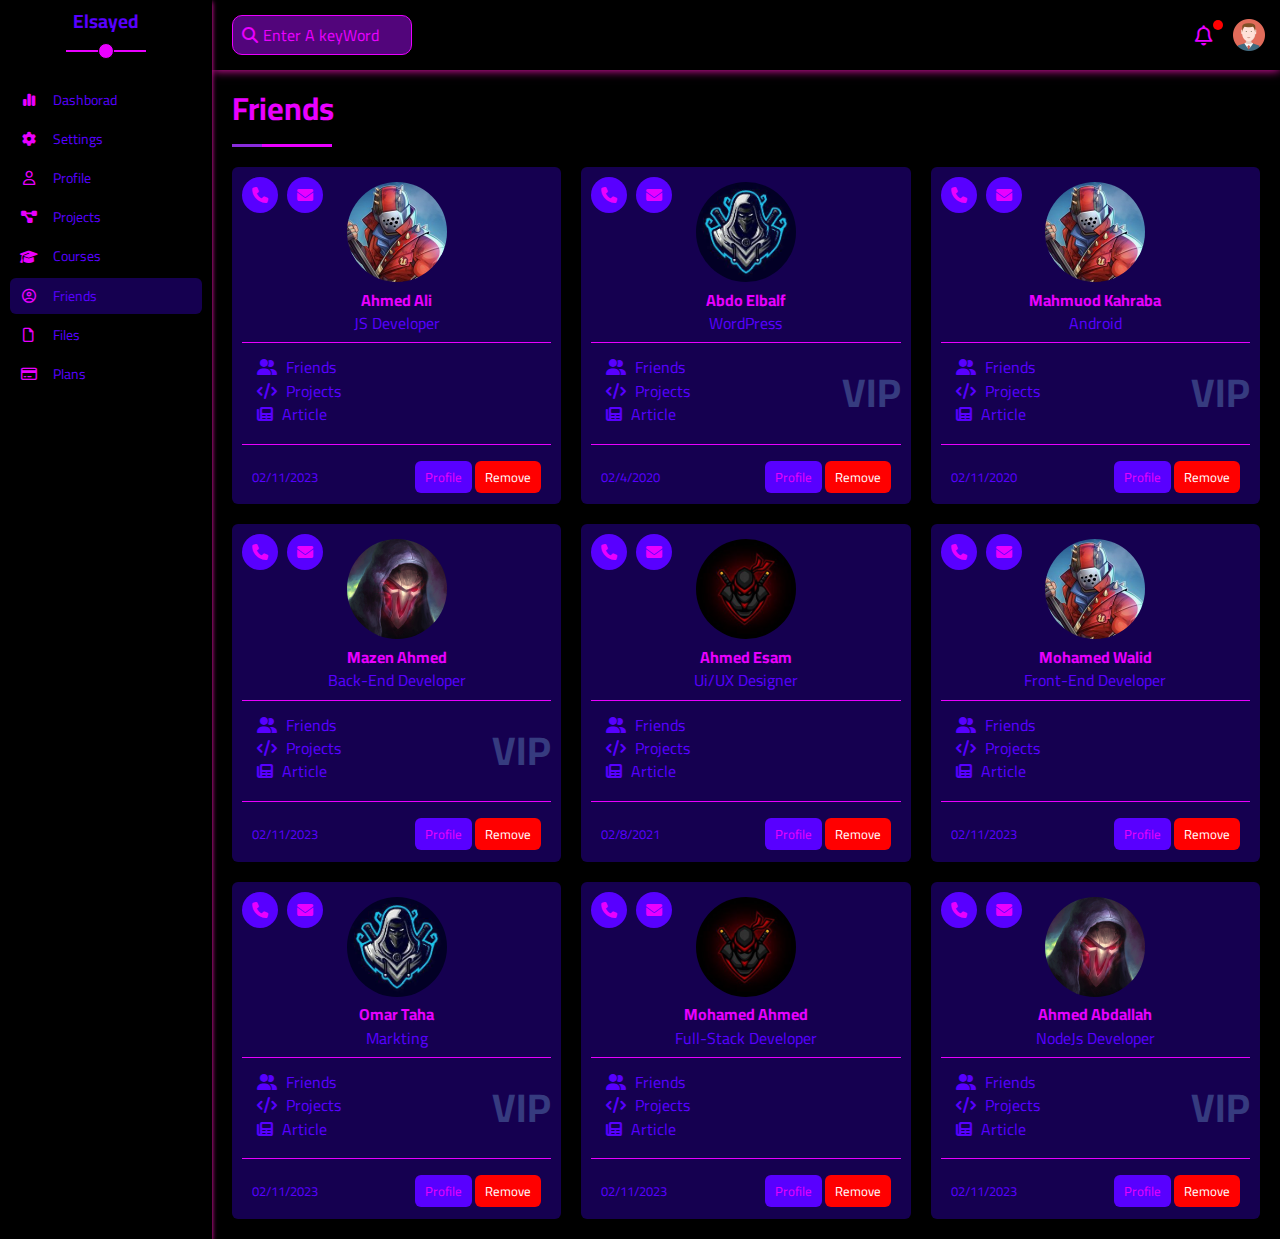
<file: friends.html>
<!DOCTYPE html>
<html lang="en">
<head>
    <meta charset="UTF-8">
    <meta http-equiv="X-UA-Compatible" content="IE=edge">
    <meta name="viewport" content="width=device-width, initial-scale=1.0">
    <!--add normaliz css file to reset all elements-->
    <link rel="stylesheet" href="css/normalize.css">
    <!--Font awesome library-->
    <link rel="stylesheet" href="css/all.min.css">
    <!--My Framework-->
    <link rel="stylesheet" href="css/framework.css">
    <!--main css file-->
    <link rel="stylesheet" href="css/style.css">
    <!--Google Fonts-->
    <link rel="preconnect" href="https://fonts.googleapis.com">
    <link rel="preconnect" href="https://fonts.gstatic.com" crossorigin>
    <link href="https://fonts.googleapis.com/css2?family=Cairo:wght@200;300;400;500;600;700;800;900&family=Work+Sans:ital,wght@0,100;0,300;0,400;0,500;0,600;0,800;0,900;1,300;1,800&display=swap" rel="stylesheet">   
    <title>Friends</title>
</head>
<body>
    <!--main container-->
    <div class="page d-flex">
        <!--Create Side Bar-->
        <div class="side-bar bg-black p-relative p-20">
            <h3 class="p-relative txt-c mt-0 c-purple">Elsayed</h3>
            <ul>
                <li><a class="d-flex align-center fs-14 rad-6 p-10" href="index.html">
                    <i class="fa-solid fa-chart-simple fa-fw c-pink"></i>
                    <span class="c-purple">Dashborad</span>
                </a></li>
                <li>
                    <a class=" d-flex align-center fs-14 c-black rad-6 p-10" href="settings.html">
                      <i class="fa-solid fa-gear fa-fw c-pink"></i>
                      <span class="c-purple fs-14">Settings</span>
                    </a>
                </li>
                  <li>
                    <a class="d-flex align-center fs-14 c-black rad-6 p-10" href="profile.html">
                      <i class="fa-regular fa-user fa-fw c-pink"></i>
                      <span class="c-purple">Profile</span>
                    </a>
                </li>
                <li>
                    <a class="d-flex align-center fs-14 c-black rad-6 p-10" href="projects.html">
                      <i class="fa-solid fa-diagram-project fa-fw c-pink"></i>
                      <span class="c-purple">Projects</span>
                    </a>
                </li>
                <li>
                    <a class=" d-flex align-center fs-14 c-black rad-6 p-10" href="courses.html">
                      <i class="fa-solid fa-graduation-cap fa-fw c-pink"></i>
                      <span class="c-purple">Courses</span>
                    </a>
                </li>
                <li>
                    <a class="active d-flex align-center fs-14 c-black rad-6 p-10" href="friends.html">
                      <i class="fa-regular fa-circle-user fa-fw c-pink"></i>
                      <span class="c-purple">Friends</span>
                    </a>
                </li>
                <li>
                    <a class="d-flex align-center fs-14 c-black rad-6 p-10" href="files.html">
                      <i class="fa-regular fa-file fa-fw c-pink"></i>
                      <span class="c-purple">Files</span>
                    </a>
                </li>
                <li>
                    <a class="d-flex align-center fs-14 c-black rad-6 p-10" href="plans.html">
                      <i class="fa-regular fa-credit-card fa-fw c-pink"></i>
                      <span class="c-purple">Plans</span>
                    </a>
                </li>
            </ul>
        </div>
        <!--Create content-->
        <div class="content w-full c-navy">
          <!--Create Header-->
          <div class="head bg-black p-15 between-flex overflow-h box-shadow">
              <div class="search p-relative">
                  <input class="p-10 rad-10" type="search" placeholder="Enter A keyWord">
              </div>
              <div class="icons d-flex align-center">
                  <i class="fa-regular fa-bell fa-lg c-pink p-relative"></i>
                  <img src="/img/avatar.png" alt="">
              </div>
          </div>
          <h1 class="p-relative c-pink">Friends</h1>
          <!--Create body-->
          <div class="friends-page d-grid gap-20 m-20">
            <div class="friends bg-navy p-10 rad-6 p-relative">
                <div class="contact p-absolute">
                    <i class="fa-solid fa-phone c-pink bg-purple rad-half p-10 mr-5"></i>
                    <i class="fa-solid fa-envelope c-pink bg-purple rad-half p-10"></i>
                </div>
                <div class="txt-c mb-5">
                    <img src="/img/friend-01.jpg" class="w-100 h-100 rad-half mb-5 mt-5">
                    <h4 class="c-pink mb-5">Ahmed Ali</h4>
                    <p class="c-purple">JS Developer</p>
                </div>
                <div class="icons bb b-top p-15 mt-10 mb-15 p-relative">
                    <div class="mb-5 c-purple">
                        <i class="fa-solid fa-user-group mr-5"></i>
                        <span>Friends</span>
                    </div>
                    <div class="mb-5 c-purple">
                        <i class="fa-solid fa-code mr-5"></i>
                        <span>Projects</span>
                    </div>
                    <div class="mb-5 c-purple">
                        <i class="fa-solid fa-newspaper mr-5"></i>
                        <span>Article</span>
                    </div>
                </div>
                <div class="between-flex fs-13 p-10">
                    <span class="c-purple">02/11/2023</span>
                    <div>
                        <a href="#" class="c-pink bg-purple btn-shape">Profile</a>
                        <a href="#" class="c-white bg-red btn-shape">Remove</a>
                    </div>
                </div>
            </div>
            <div class="friends bg-navy p-10 rad-6 p-relative">
                <div class="contact p-absolute">
                    <i class="fa-solid fa-phone c-pink bg-purple rad-half p-10 mr-5"></i>
                    <i class="fa-solid fa-envelope c-pink bg-purple rad-half p-10"></i>
                </div>
                <div class="txt-c mb-5">
                    <img src="/img/friend-02.jpg" class="w-100 h-100 rad-half mb-5 mt-5">
                    <h4 class="c-pink mb-5">Abdo Elbalf</h4>
                    <p class="c-purple">WordPress</p>
                </div>
                <div class="icons bb b-top p-15 mt-10 mb-15 p-relative">
                    <div class="mb-5 c-purple">
                        <i class="fa-solid fa-user-group mr-5"></i>
                        <span>Friends</span>
                    </div>
                    <div class="mb-5 c-purple">
                        <i class="fa-solid fa-code mr-5"></i>
                        <span>Projects</span>
                    </div>
                    <div class="mb-5 c-purple">
                        <i class="fa-solid fa-newspaper mr-5"></i>
                        <span>Article</span>
                    </div>
                    <span class="vip c-sky p-absolute fw-bold">VIP</span>
                </div>
                <div class="between-flex fs-13 p-10">
                    <span class="c-purple">02/4/2020</span>
                    <div>
                        <a href="#" class="c-pink bg-purple btn-shape">Profile</a>
                        <a href="#" class="c-white bg-red btn-shape">Remove</a>
                    </div>
                </div>
            </div>
            <div class="friends bg-navy p-10 rad-6 p-relative">
                <div class="contact p-absolute">
                    <i class="fa-solid fa-phone c-pink bg-purple rad-half p-10 mr-5"></i>
                    <i class="fa-solid fa-envelope c-pink bg-purple rad-half p-10"></i>
                </div>
                <div class="txt-c mb-5">
                    <img src="/img/friend-01.jpg" class="w-100 h-100 rad-half mb-5 mt-5">
                    <h4 class="c-pink mb-5">Mahmuod Kahraba</h4>
                    <p class="c-purple">Android</p>
                </div>
                <div class="icons bb b-top p-15 mt-10 mb-15 p-relative">
                    <div class="mb-5 c-purple">
                        <i class="fa-solid fa-user-group mr-5"></i>
                        <span>Friends</span>
                    </div>
                    <div class="mb-5 c-purple">
                        <i class="fa-solid fa-code mr-5"></i>
                        <span>Projects</span>
                    </div>
                    <div class="mb-5 c-purple">
                        <i class="fa-solid fa-newspaper mr-5"></i>
                        <span>Article</span>
                    </div>
                    <span class="vip c-sky p-absolute fw-bold">VIP</span>
                </div>
                <div class="between-flex fs-13 p-10">
                    <span class="c-purple">02/11/2020</span>
                    <div>
                        <a href="#" class="c-pink bg-purple btn-shape">Profile</a>
                        <a href="#" class="c-white bg-red btn-shape">Remove</a>
                    </div>
                </div>
            </div>
            <div class="friends bg-navy p-10 rad-6 p-relative">
                <div class="contact p-absolute">
                    <i class="fa-solid fa-phone c-pink bg-purple rad-half p-10 mr-5"></i>
                    <i class="fa-solid fa-envelope c-pink bg-purple rad-half p-10"></i>
                </div>
                <div class="txt-c mb-5">
                    <img src="/img/friend-03.jpg" class="w-100 h-100 rad-half mb-5 mt-5">
                    <h4 class="c-pink mb-5">Mazen Ahmed</h4>
                    <p class="c-purple">Back-End Developer</p>
                </div>
                <div class="icons bb b-top p-15 mt-10 mb-15 p-relative">
                    <div class="mb-5 c-purple">
                        <i class="fa-solid fa-user-group mr-5"></i>
                        <span>Friends</span>
                    </div>
                    <div class="mb-5 c-purple">
                        <i class="fa-solid fa-code mr-5"></i>
                        <span>Projects</span>
                    </div>
                    <div class="mb-5 c-purple">
                        <i class="fa-solid fa-newspaper mr-5"></i>
                        <span>Article</span>
                    </div>
                    <span class="vip c-sky p-absolute fw-bold">VIP</span>
                </div>
                <div class="between-flex fs-13 p-10">
                    <span class="c-purple">02/11/2023</span>
                    <div>
                        <a href="#" class="c-pink bg-purple btn-shape">Profile</a>
                        <a href="#" class="c-white bg-red btn-shape">Remove</a>
                    </div>
                </div>
            </div>
            <div class="friends bg-navy p-10 rad-6 p-relative">
                <div class="contact p-absolute">
                    <i class="fa-solid fa-phone c-pink bg-purple rad-half p-10 mr-5"></i>
                    <i class="fa-solid fa-envelope c-pink bg-purple rad-half p-10"></i>
                </div>
                <div class="txt-c mb-5">
                    <img src="/img/friend-04.jpg" class="w-100 h-100 rad-half mb-5 mt-5">
                    <h4 class="c-pink mb-5">Ahmed Esam</h4>
                    <p class="c-purple">Ui/UX Designer</p>
                </div>
                <div class="icons bb b-top p-15 mt-10 mb-15 p-relative">
                    <div class="mb-5 c-purple">
                        <i class="fa-solid fa-user-group mr-5"></i>
                        <span>Friends</span>
                    </div>
                    <div class="mb-5 c-purple">
                        <i class="fa-solid fa-code mr-5"></i>
                        <span>Projects</span>
                    </div>
                    <div class="mb-5 c-purple">
                        <i class="fa-solid fa-newspaper mr-5"></i>
                        <span>Article</span>
                    </div>
                </div>
                <div class="between-flex fs-13 p-10">
                    <span class="c-purple">02/8/2021</span>
                    <div>
                        <a href="#" class="c-pink bg-purple btn-shape">Profile</a>
                        <a href="#" class="c-white bg-red btn-shape">Remove</a>
                    </div>
                </div>
            </div>
            <div class="friends bg-navy p-10 rad-6 p-relative">
                <div class="contact p-absolute">
                    <i class="fa-solid fa-phone c-pink bg-purple rad-half p-10 mr-5"></i>
                    <i class="fa-solid fa-envelope c-pink bg-purple rad-half p-10"></i>
                </div>
                <div class="txt-c mb-5">
                    <img src="/img/friend-01.jpg" class="w-100 h-100 rad-half mb-5 mt-5">
                    <h4 class="c-pink mb-5">Mohamed Walid</h4>
                    <p class="c-purple">Front-End Developer</p>
                </div>
                <div class="icons bb b-top p-15 mt-10 mb-15 p-relative">
                    <div class="mb-5 c-purple">
                        <i class="fa-solid fa-user-group mr-5"></i>
                        <span>Friends</span>
                    </div>
                    <div class="mb-5 c-purple">
                        <i class="fa-solid fa-code mr-5"></i>
                        <span>Projects</span>
                    </div>
                    <div class="mb-5 c-purple">
                        <i class="fa-solid fa-newspaper mr-5"></i>
                        <span>Article</span>
                    </div>
                </div>
                <div class="between-flex fs-13 p-10">
                    <span class="c-purple">02/11/2023</span>
                    <div>
                        <a href="#" class="c-pink bg-purple btn-shape">Profile</a>
                        <a href="#" class="c-white bg-red btn-shape">Remove</a>
                    </div>
                </div>
            </div>
            <div class="friends bg-navy p-10 rad-6 p-relative">
                <div class="contact p-absolute">
                    <i class="fa-solid fa-phone c-pink bg-purple rad-half p-10 mr-5"></i>
                    <i class="fa-solid fa-envelope c-pink bg-purple rad-half p-10"></i>
                </div>
                <div class="txt-c mb-5">
                    <img src="/img/friend-02.jpg" class="w-100 h-100 rad-half mb-5 mt-5">
                    <h4 class="c-pink mb-5">Omar Taha</h4>
                    <p class="c-purple">Markting</p>
                </div>
                <div class="icons bb b-top p-15 mt-10 mb-15 p-relative">
                    <div class="mb-5 c-purple">
                        <i class="fa-solid fa-user-group mr-5"></i>
                        <span>Friends</span>
                    </div>
                    <div class="mb-5 c-purple">
                        <i class="fa-solid fa-code mr-5"></i>
                        <span>Projects</span>
                    </div>
                    <div class="mb-5 c-purple">
                        <i class="fa-solid fa-newspaper mr-5"></i>
                        <span>Article</span>
                    </div>
                    <span class="vip c-sky p-absolute fw-bold">VIP</span>
                </div>
                <div class="between-flex fs-13 p-10">
                    <span class="c-purple">02/11/2023</span>
                    <div>
                        <a href="#" class="c-pink bg-purple btn-shape">Profile</a>
                        <a href="#" class="c-white bg-red btn-shape">Remove</a>
                    </div>
                </div>
            </div>
            <div class="friends bg-navy p-10 rad-6 p-relative">
                <div class="contact p-absolute">
                    <i class="fa-solid fa-phone c-pink bg-purple rad-half p-10 mr-5"></i>
                    <i class="fa-solid fa-envelope c-pink bg-purple rad-half p-10"></i>
                </div>
                <div class="txt-c mb-5">
                    <img src="/img/friend-04.jpg" class="w-100 h-100 rad-half mb-5 mt-5">
                    <h4 class="c-pink mb-5">Mohamed Ahmed</h4>
                    <p class="c-purple">Full-Stack Developer</p>
                </div>
                <div class="icons bb b-top p-15 mt-10 mb-15 p-relative">
                    <div class="mb-5 c-purple">
                        <i class="fa-solid fa-user-group mr-5"></i>
                        <span>Friends</span>
                    </div>
                    <div class="mb-5 c-purple">
                        <i class="fa-solid fa-code mr-5"></i>
                        <span>Projects</span>
                    </div>
                    <div class="mb-5 c-purple">
                        <i class="fa-solid fa-newspaper mr-5"></i>
                        <span>Article</span>
                    </div>
                </div>
                <div class="between-flex fs-13 p-10">
                    <span class="c-purple">02/11/2023</span>
                    <div>
                        <a href="#" class="c-pink bg-purple btn-shape">Profile</a>
                        <a href="#" class="c-white bg-red btn-shape">Remove</a>
                    </div>
                </div>
            </div>
            <div class="friends bg-navy p-10 rad-6 p-relative">
                <div class="contact p-absolute">
                    <i class="fa-solid fa-phone c-pink bg-purple rad-half p-10 mr-5"></i>
                    <i class="fa-solid fa-envelope c-pink bg-purple rad-half p-10"></i>
                </div>
                <div class="txt-c mb-5">
                    <img src="/img/friend-03.jpg" class="w-100 h-100 rad-half mb-5 mt-5">
                    <h4 class="c-pink mb-5">Ahmed Abdallah</h4>
                    <p class="c-purple">NodeJs Developer</p>
                </div>
                <div class="icons bb b-top p-15 mt-10 mb-15 p-relative">
                    <div class="mb-5 c-purple">
                        <i class="fa-solid fa-user-group mr-5"></i>
                        <span>Friends</span>
                    </div>
                    <div class="mb-5 c-purple">
                        <i class="fa-solid fa-code mr-5"></i>
                        <span>Projects</span>
                    </div>
                    <div class="mb-5 c-purple">
                        <i class="fa-solid fa-newspaper mr-5"></i>
                        <span>Article</span>
                    </div>
                    <span class="vip c-sky p-absolute fw-bold">VIP</span>
                </div>
                <div class="between-flex fs-13 p-10">
                    <span class="c-purple">02/11/2023</span>
                    <div>
                        <a href="#" class="c-pink bg-purple btn-shape">Profile</a>
                        <a href="#" class="c-white bg-red btn-shape">Remove</a>
                    </div>
                </div>
            </div>
          </div>
        </div>
</body>
</html>
</file>
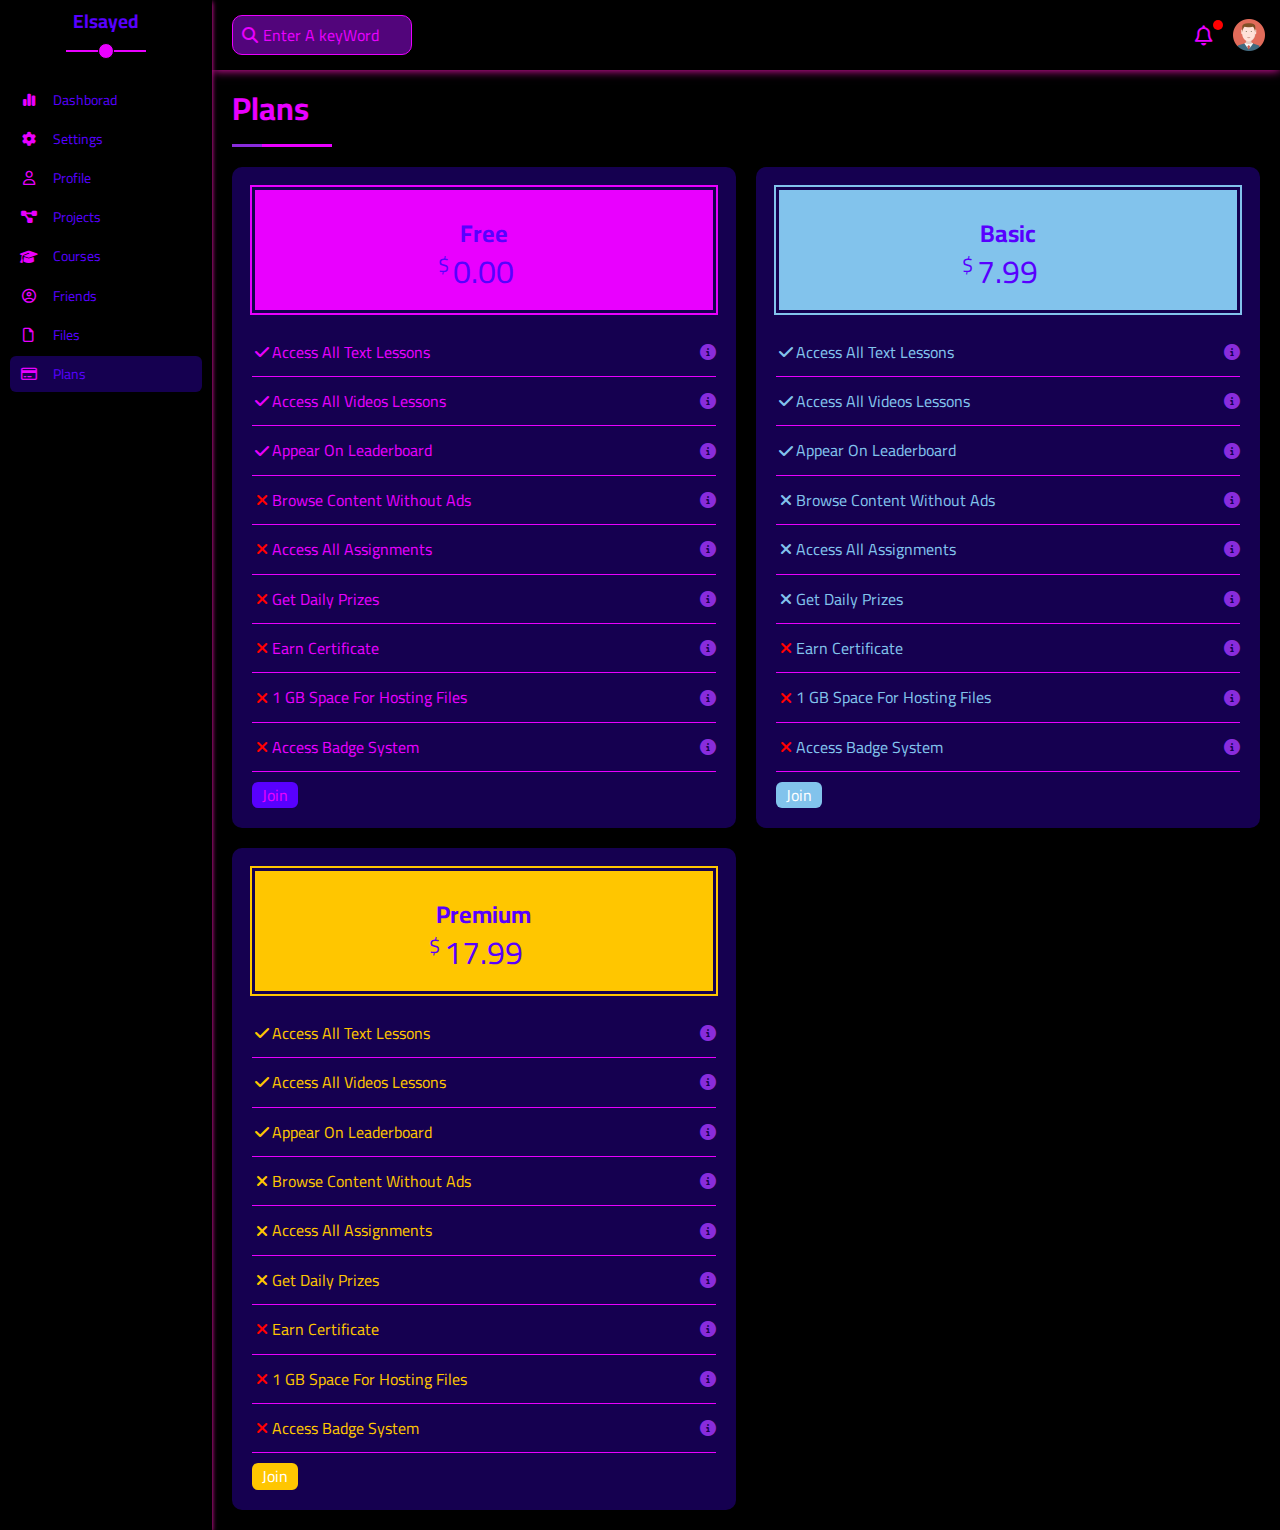
<file: plans.html>
<!DOCTYPE html>
<html lang="en">
<head>
    <meta charset="UTF-8">
    <meta http-equiv="X-UA-Compatible" content="IE=edge">
    <meta name="viewport" content="width=device-width, initial-scale=1.0">
    <!--add normaliz css file to reset all elements-->
    <link rel="stylesheet" href="css/normalize.css">
    <!--Font awesome library-->
    <link rel="stylesheet" href="css/all.min.css">
    <!--My Framework-->
    <link rel="stylesheet" href="css/framework.css">
    <!--main css file-->
    <link rel="stylesheet" href="css/style.css">
    <!--Google Fonts-->
    <link rel="preconnect" href="https://fonts.googleapis.com">
    <link rel="preconnect" href="https://fonts.gstatic.com" crossorigin>
    <link href="https://fonts.googleapis.com/css2?family=Cairo:wght@200;300;400;500;600;700;800;900&family=Work+Sans:ital,wght@0,100;0,300;0,400;0,500;0,600;0,800;0,900;1,300;1,800&display=swap" rel="stylesheet">   
    <title>Plans</title>
</head>
<body>
    <!--main container-->
    <div class="page d-flex">
        <!--Create Side Bar-->
        <div class="side-bar bg-black p-relative p-20">
            <h3 class="p-relative txt-c mt-0 c-purple">Elsayed</h3>
            <ul>
                <li><a class="d-flex align-center fs-14 rad-6 p-10" href="index.html">
                    <i class="fa-solid fa-chart-simple fa-fw c-pink"></i>
                    <span class="c-purple">Dashborad</span>
                </a></li>
                <li>
                    <a class=" d-flex align-center fs-14 c-black rad-6 p-10" href="settings.html">
                      <i class="fa-solid fa-gear fa-fw c-pink"></i>
                      <span class="c-purple fs-14">Settings</span>
                    </a>
                </li>
                  <li>
                    <a class="d-flex align-center fs-14 c-black rad-6 p-10" href="profile.html">
                      <i class="fa-regular fa-user fa-fw c-pink"></i>
                      <span class="c-purple">Profile</span>
                    </a>
                </li>
                <li>
                    <a class="d-flex align-center fs-14 c-black rad-6 p-10" href="projects.html">
                      <i class="fa-solid fa-diagram-project fa-fw c-pink"></i>
                      <span class="c-purple">Projects</span>
                    </a>
                </li>
                <li>
                    <a class=" d-flex align-center fs-14 c-black rad-6 p-10" href="courses.html">
                      <i class="fa-solid fa-graduation-cap fa-fw c-pink"></i>
                      <span class="c-purple">Courses</span>
                    </a>
                </li>
                <li>
                    <a class="d-flex align-center fs-14 c-black rad-6 p-10" href="friends.html">
                      <i class="fa-regular fa-circle-user fa-fw c-pink"></i>
                      <span class="c-purple">Friends</span>
                    </a>
                </li>
                <li>
                    <a class="d-flex align-center fs-14 c-black rad-6 p-10" href="files.html">
                      <i class="fa-regular fa-file fa-fw c-pink"></i>
                      <span class="c-purple">Files</span>
                    </a>
                </li>
                <li>
                    <a class="active d-flex align-center fs-14 c-black rad-6 p-10" href="plans.html">
                      <i class="fa-regular fa-credit-card fa-fw c-pink"></i>
                      <span class="c-purple">Plans</span>
                    </a>
                </li>
            </ul>
        </div>
        <!--Create content-->
        <div class="content w-full c-navy">
          <!--Create Header-->
          <div class="head bg-black p-15 between-flex overflow-h box-shadow">
              <div class="search p-relative">
                  <input class="p-10 rad-10" type="search" placeholder="Enter A keyWord">
              </div>
              <div class="icons d-flex align-center">
                  <i class="fa-regular fa-bell fa-lg c-pink p-relative"></i>
                  <img src="/img/avatar.png" alt="">
              </div>
          </div>
          <h1 class="p-relative c-pink">Plans</h1>
          <!--Create body-->
          <div class="plans-page d-grid m-20 gap-20">
            <div class="plan pink bg-navy p-20 rad-10">
                <div class="top bg-pink txt-c p-20 mb-15">
                    <h2 class="c-purple mb-5 mt-10">Free</h2>
                    <div class="price txt-c w-fit c-purple p-relative"><span class="p-absolute">$</span>0.00</div>
                </div>
                <ul>
                    <li class="d-flex align-center bb pt-15 pb-15">
                      <i class="fa-solid fa-check fa-fw yes"></i>
                      <span class="c-pink">Access All Text Lessons</span>
                      <i class="fa-solid fa-circle-info help"></i>
                    </li>
                    <li class="d-flex align-center bb pt-15 pb-15">
                      <i class="fa-solid fa-check fa-fw yes"></i>
                      <span class="c-pink">Access All Videos Lessons</span>
                      <i class="fa-solid fa-circle-info help"></i>
                    </li>
                    <li class="d-flex align-center bb pt-15 pb-15">
                      <i class="fa-solid fa-check fa-fw yes"></i>
                      <span class="c-pink">Appear On Leaderboard</span>
                      <i class="fa-solid fa-circle-info help"></i>
                    </li>
                    <li class="d-flex align-center bb pt-15 pb-15">
                      <i class="fa-solid fa-xmark fa-fw"></i>
                      <span class="c-pink">Browse Content Without Ads</span>
                      <i class="fa-solid fa-circle-info help"></i>
                    </li>
                    <li class="d-flex align-center bb pt-15 pb-15">
                      <i class="fa-solid fa-xmark fa-fw"></i>
                      <span class="c-pink">Access All Assignments</span>
                      <i class="fa-solid fa-circle-info help"></i>
                    </li>
                    <li class="d-flex align-center bb pt-15 pb-15">
                      <i class="fa-solid fa-xmark fa-fw"></i>
                      <span class="c-pink">Get Daily Prizes</span>
                      <i class="fa-solid fa-circle-info help"></i>
                    </li>
                    <li class="d-flex align-center bb pt-15 pb-15">
                      <i class="fa-solid fa-xmark fa-fw"></i>
                      <span class="c-pink">Earn Certificate</span>
                      <i class="fa-solid fa-circle-info help"></i>
                    </li>
                    <li class="d-flex align-center bb pt-15 pb-15">
                      <i class="fa-solid fa-xmark fa-fw"></i>
                      <span class="c-pink">1 GB Space For Hosting Files</span>
                      <i class="fa-solid fa-circle-info help"></i>
                    </li>
                    <li class="d-flex align-center bb pt-15 pb-15">
                      <i class="fa-solid fa-xmark fa-fw"></i>
                      <span class="c-pink">Access Badge System</span>
                      <i class="fa-solid fa-circle-info help"></i>
                    </li>
                  </ul>
                  <a href="#" class="d-block btn-shape bg-purple c-pink w-fit mt-10">Join</a>
            </div>
            <div class="plan sky bg-navy p-20 rad-10">
                <div class="top bg-sky txt-c p-20 mb-15">
                    <h2 class="c-purple mb-5 mt-10">Basic</h2>
                    <div class="price txt-c w-fit c-purple p-relative"><span class="p-absolute">$</span>7.99</div>
                </div>
                <ul>
                    <li class="d-flex align-center bb pt-15 pb-15">
                      <i class="fa-solid fa-check fa-fw yes"></i>
                      <span class="c-sky">Access All Text Lessons</span>
                      <i class="fa-solid fa-circle-info help"></i>
                    </li>
                    <li class="d-flex align-center bb pt-15 pb-15">
                      <i class="fa-solid fa-check fa-fw yes"></i>
                      <span class="c-sky">Access All Videos Lessons</span>
                      <i class="fa-solid fa-circle-info help"></i>
                    </li>
                    <li class="d-flex align-center bb pt-15 pb-15">
                      <i class="fa-solid fa-check fa-fw yes"></i>
                      <span class="c-sky">Appear On Leaderboard</span>
                      <i class="fa-solid fa-circle-info help"></i>
                    </li>
                    <li class="d-flex align-center bb pt-15 pb-15">
                      <i class="fa-solid fa-xmark fa-fw yes"></i>
                      <span class="c-sky">Browse Content Without Ads</span>
                      <i class="fa-solid fa-circle-info help"></i>
                    </li>
                    <li class="d-flex align-center bb pt-15 pb-15">
                      <i class="fa-solid fa-xmark fa-fw yes"></i>
                      <span class="c-sky">Access All Assignments</span>
                      <i class="fa-solid fa-circle-info help"></i>
                    </li>
                    <li class="d-flex align-center bb pt-15 pb-15">
                      <i class="fa-solid fa-xmark fa-fw yes"></i>
                      <span class="c-sky">Get Daily Prizes</span>
                      <i class="fa-solid fa-circle-info help"></i>
                    </li>
                    <li class="d-flex align-center bb pt-15 pb-15">
                      <i class="fa-solid fa-xmark fa-fw"></i>
                      <span class="c-sky">Earn Certificate</span>
                      <i class="fa-solid fa-circle-info help"></i>
                    </li>
                    <li class="d-flex align-center bb pt-15 pb-15">
                      <i class="fa-solid fa-xmark fa-fw"></i>
                      <span class="c-sky">1 GB Space For Hosting Files</span>
                      <i class="fa-solid fa-circle-info help"></i>
                    </li>
                    <li class="d-flex align-center bb pt-15 pb-15">
                      <i class="fa-solid fa-xmark fa-fw"></i>
                      <span class="c-sky">Access Badge System</span>
                      <i class="fa-solid fa-circle-info help"></i>
                    </li>
                  </ul>
                  <a href="#" class="d-block btn-shape bg-sky c-white w-fit mt-10">Join</a>
            </div>
            <div class="plan yellow bg-navy p-20 rad-10">
                <div class="top bg-yellow txt-c p-20 mb-15">
                    <h2 class="c-purple mb-5 mt-10">Premium</h2>
                    <div class="price txt-c w-fit c-purple p-relative"><span class="p-absolute">$</span>17.99</div>
                </div>
                <ul>
                    <li class="d-flex align-center bb pt-15 pb-15">
                      <i class="fa-solid fa-check fa-fw yes"></i>
                      <span class="c-yellow">Access All Text Lessons</span>
                      <i class="fa-solid fa-circle-info help"></i>
                    </li>
                    <li class="d-flex align-center bb pt-15 pb-15">
                      <i class="fa-solid fa-check fa-fw yes"></i>
                      <span class="c-yellow">Access All Videos Lessons</span>
                      <i class="fa-solid fa-circle-info help"></i>
                    </li>
                    <li class="d-flex align-center bb pt-15 pb-15">
                      <i class="fa-solid fa-check fa-fw yes"></i>
                      <span class="c-yellow">Appear On Leaderboard</span>
                      <i class="fa-solid fa-circle-info help"></i>
                    </li>
                    <li class="d-flex align-center bb pt-15 pb-15">
                      <i class="fa-solid fa-xmark fa-fw yes"></i>
                      <span class="c-yellow">Browse Content Without Ads</span>
                      <i class="fa-solid fa-circle-info help"></i>
                    </li>
                    <li class="d-flex align-center bb pt-15 pb-15">
                      <i class="fa-solid fa-xmark fa-fw yes"></i>
                      <span class="c-yellow">Access All Assignments</span>
                      <i class="fa-solid fa-circle-info help"></i>
                    </li>
                    <li class="d-flex align-center bb pt-15 pb-15">
                      <i class="fa-solid fa-xmark fa-fw yes"></i>
                      <span class="c-yellow">Get Daily Prizes</span>
                      <i class="fa-solid fa-circle-info help"></i>
                    </li>
                    <li class="d-flex align-center bb pt-15 pb-15">
                      <i class="fa-solid fa-xmark fa-fw"></i>
                      <span class="c-yellow">Earn Certificate</span>
                      <i class="fa-solid fa-circle-info help"></i>
                    </li>
                    <li class="d-flex align-center bb pt-15 pb-15">
                      <i class="fa-solid fa-xmark fa-fw"></i>
                      <span class="c-yellow">1 GB Space For Hosting Files</span>
                      <i class="fa-solid fa-circle-info help"></i>
                    </li>
                    <li class="d-flex align-center bb pt-15 pb-15">
                      <i class="fa-solid fa-xmark fa-fw"></i>
                      <span class="c-yellow">Access Badge System</span>
                      <i class="fa-solid fa-circle-info help"></i>
                    </li>
                  </ul>
                  <a href="#" class="d-block btn-shape bg-yellow c-white w-fit mt-10">Join</a>
            </div>
          </div>
        </div>
</body>
</html>
</file>
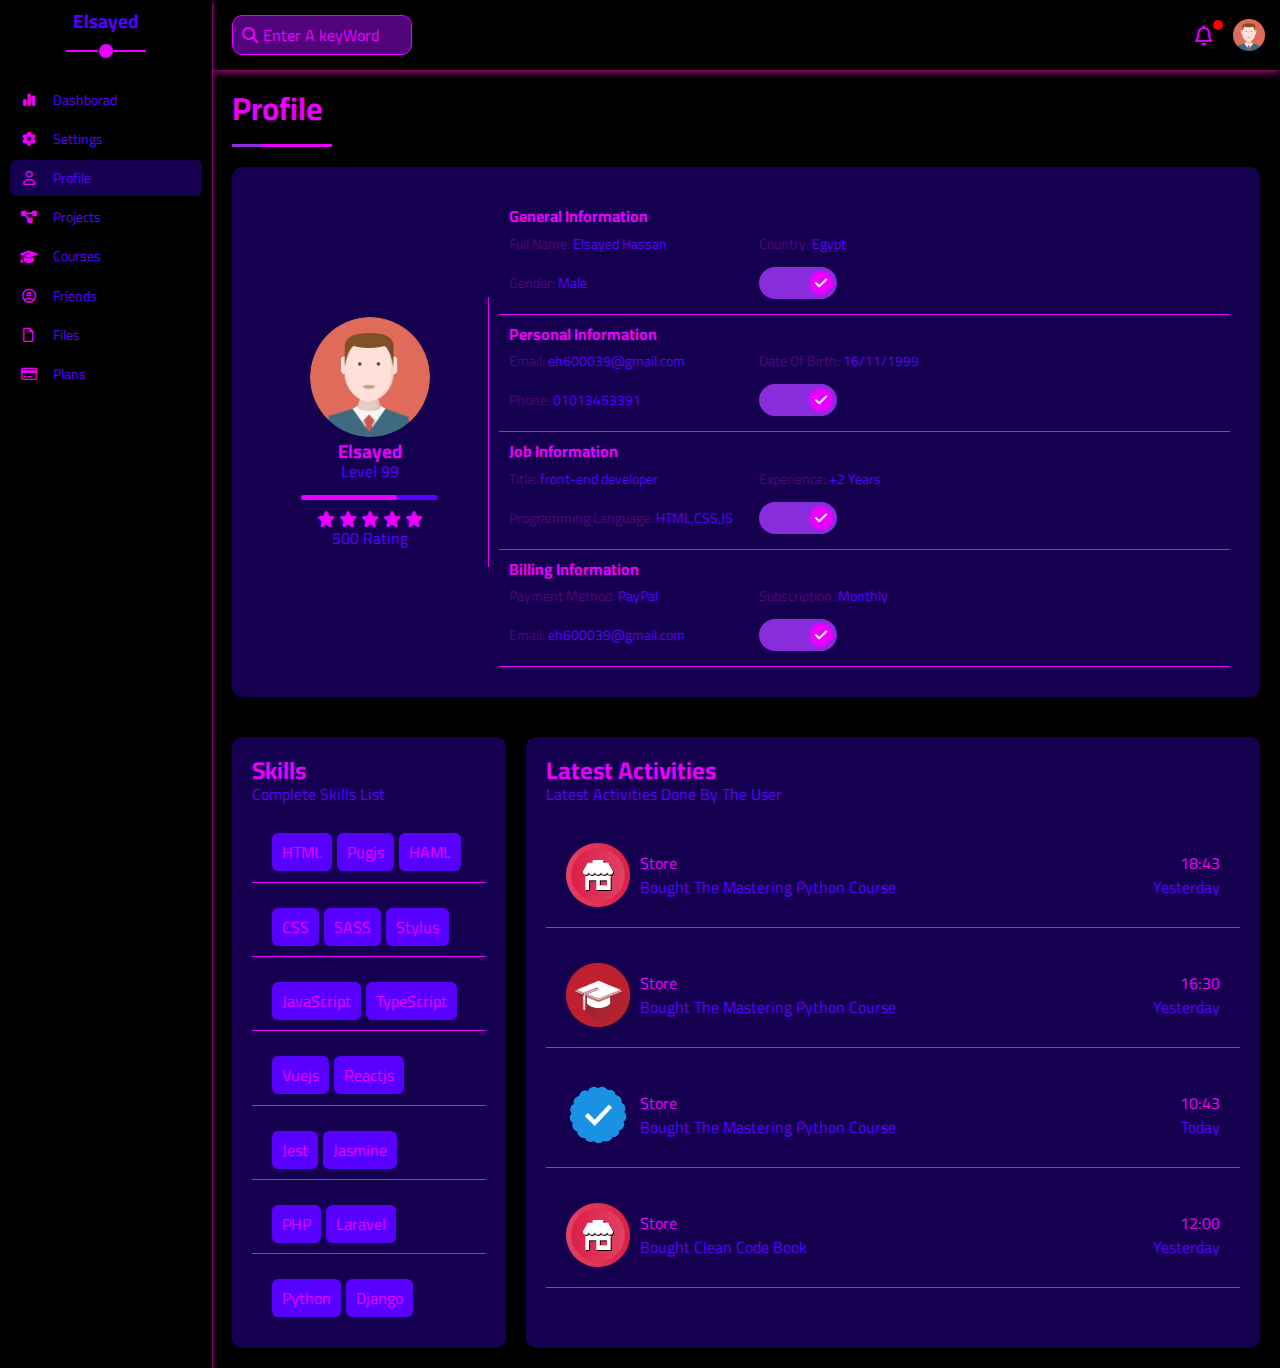
<file: profile.html>
<!DOCTYPE html>
<html lang="en">
<head>
    <meta charset="UTF-8">
    <meta http-equiv="X-UA-Compatible" content="IE=edge">
    <meta name="viewport" content="width=device-width, initial-scale=1.0">
    <!--add normaliz css file to reset all elements-->
    <link rel="stylesheet" href="css/normalize.css">
    <!--Font awesome library-->
    <link rel="stylesheet" href="css/all.min.css">
    <!--My Framework-->
    <link rel="stylesheet" href="css/framework.css">
    <!--main css file-->
    <link rel="stylesheet" href="css/style.css">
    <!--Google Fonts-->
    <link rel="preconnect" href="https://fonts.googleapis.com">
    <link rel="preconnect" href="https://fonts.gstatic.com" crossorigin>
    <link href="https://fonts.googleapis.com/css2?family=Cairo:wght@200;300;400;500;600;700;800;900&family=Work+Sans:ital,wght@0,100;0,300;0,400;0,500;0,600;0,800;0,900;1,300;1,800&display=swap" rel="stylesheet">   
    <title>profile</title>
</head>
<body>
    <!--main container-->
    <div class="page d-flex">
        <!--Create Side Bar-->
        <div class="side-bar bg-black p-relative p-20">
            <h3 class="p-relative txt-c mt-0 c-purple">Elsayed</h3>
            <ul>
                <li><a class="d-flex align-center fs-14 rad-6 p-10" href="index.html">
                    <i class="fa-solid fa-chart-simple fa-fw c-pink"></i>
                    <span class="c-purple">Dashborad</span>
                </a></li>
                <li>
                    <a class=" d-flex align-center fs-14 c-black rad-6 p-10" href="settings.html">
                      <i class="fa-solid fa-gear fa-fw c-pink"></i>
                      <span class="c-purple fs-14">Settings</span>
                    </a>
                </li>
                  <li>
                    <a class="active d-flex align-center fs-14 c-black rad-6 p-10" href="profile.html">
                      <i class="fa-regular fa-user fa-fw c-pink"></i>
                      <span class="c-purple">Profile</span>
                    </a>
                </li>
                <li>
                    <a class="d-flex align-center fs-14 c-black rad-6 p-10" href="projects.html">
                      <i class="fa-solid fa-diagram-project fa-fw c-pink"></i>
                      <span class="c-purple">Projects</span>
                    </a>
                </li>
                <li>
                    <a class="d-flex align-center fs-14 c-black rad-6 p-10" href="courses.html">
                      <i class="fa-solid fa-graduation-cap fa-fw c-pink"></i>
                      <span class="c-purple">Courses</span>
                    </a>
                </li>
                <li>
                    <a class="d-flex align-center fs-14 c-black rad-6 p-10" href="friends.html">
                      <i class="fa-regular fa-circle-user fa-fw c-pink"></i>
                      <span class="c-purple">Friends</span>
                    </a>
                </li>
                <li>
                    <a class="d-flex align-center fs-14 c-black rad-6 p-10" href="files.html">
                      <i class="fa-regular fa-file fa-fw c-pink"></i>
                      <span class="c-purple">Files</span>
                    </a>
                </li>
                <li>
                    <a class="d-flex align-center fs-14 c-black rad-6 p-10" href="plans.html">
                      <i class="fa-regular fa-credit-card fa-fw c-pink"></i>
                      <span class="c-purple">Plans</span>
                    </a>
                </li>
            </ul>
        </div>
        <!--Create content-->
        <div class="content w-full c-navy">
            <!--Create Header-->
            <div class="head bg-black p-15 between-flex overflow-h box-shadow">
                <div class="search p-relative">
                    <input class="p-10 rad-10" type="search" placeholder="Enter A keyWord">
                </div>
                <div class="icons d-flex align-center">
                    <i class="fa-regular fa-bell fa-lg c-pink p-relative"></i>
                    <img src="/img/avatar.png" alt="">
                </div>
            </div>
            <h1 class="p-relative c-pink">Profile</h1>
            <!--Create content-->
            <div class="profile-page m-20">
                <!--create Overview widget-->
               <div class="overview bg-navy p-20 rad-10 mb-20 d-flex align-center">
                <div class="avatar-box txt-c p-20">
                    <img src="/img/avatar.png" class="rad-half">
                    <h3 class="c-pink">Elsayed</h3>
                    <p class="c-purple mb-15">Level 99</p>
                    <div class="level bg-purple p-relative rad-6">
                        <span class="p-absolute rad-6 bg-pink" style="width: 70%"></span>
                    </div>
                    <div class="rating mb-10 mt-10">
                        <i class="fa-solid fa-star c-pink"></i>
                        <i class="fa-solid fa-star c-pink"></i>
                        <i class="fa-solid fa-star c-pink"></i>
                        <i class="fa-solid fa-star c-pink"></i>
                        <i class="fa-solid fa-star c-pink"></i>
                    </div>
                    <p class="c-purple">500 Rating</p>
                </div>
                <div class="info-box w-full p-10">
                    <div class="box d-flex align-center p-10">
                        <h4 class="c-pink w-full fs-16 mb-10">General Information</h4>
                        <div class="fs-14 c-purple">
                            <span class="c-purple-alt">Full Name: </span>
                            <span>Elsayed Hassan</span>
                        </div>
                        <div class="fs-14 c-purple">
                            <span class="c-purple-alt">Country: </span>
                            <span>Egypt</span>
                        </div>
                        <div class="fs-14 c-purple">
                            <span class="c-purple-alt">Gender: </span>
                            <span>Male</span>
                        </div>
                        <div class="fs-14 c-purple">
                            <label>
                                <input class="toggle-checkbox" type="checkbox" checked>
                                <div class="toggle-switch"></div>
                            </label>
                        </div>    
                    </div>
                    <div class="box d-flex align-center p-10">
                        <h4 class="c-pink w-full fs-16 mb-10">Personal Information</h4>
                        <div class="fs-14 c-purple">
                            <span class="c-purple-alt">Email: </span>
                            <span>eh600039@gmail.com</span>
                        </div>
                        <div class="fs-14 c-purple">
                            <span class="c-purple-alt">Date Of Birth: </span>
                            <span>16/11/1999</span>
                        </div>
                        <div class="fs-14 c-purple">
                            <span class="c-purple-alt">Phone: </span>
                            <span>01013453391</span>
                        </div>
                        <div class="fs-14 c-purple">
                            <label>
                                <input class="toggle-checkbox" type="checkbox" checked>
                                <div class="toggle-switch"></div>
                            </label>
                        </div>                        
                    </div>
                    <div class="box d-flex align-center p-10">
                        <h4 class="c-pink w-full fs-16 mb-10">Job Information</h4>
                        <div class="fs-14 c-purple">
                            <span class="c-purple-alt">Title: </span>
                            <span>front-end developer</span>
                        </div>
                        <div class="fs-14 c-purple">
                            <span class="c-purple-alt">Experience: </span>
                            <span>+2 Years</span>
                        </div>
                        <div class="fs-14 c-purple">
                            <span class="c-purple-alt">Programming Language: </span>
                            <span>HTML,CSS,JS</span>
                        </div>
                        <div class="fs-14 c-purple">
                            <label>
                                <input class="toggle-checkbox" type="checkbox" checked>
                                <div class="toggle-switch"></div>
                            </label>
                        </div>    
                    </div>
                    <div class="box d-flex align-center p-10">
                        <h4 class="c-pink w-full fs-16 mb-10">Billing Information</h4>
                        <div class="fs-14 c-purple">
                            <span class="c-purple-alt">Payment Method: </span>
                            <span>PayPal</span>
                        </div>
                        <div class="fs-14 c-purple">
                            <span class="c-purple-alt">Subscription: </span>
                            <span>Monthly</span>
                        </div>
                        <div class="fs-14 c-purple">
                            <span class="c-purple-alt">Email: </span>
                            <span>eh600039@gmail.com</span>
                        </div>
                        <div class="fs-14 c-purple">
                            <label>
                                <input class="toggle-checkbox" type="checkbox" checked>
                                <div class="toggle-switch"></div>
                            </label>
                        </div>    
                    </div>
                </div>
            </div>
            <!--create other data section--> 
            <div class="other-data d-flex gap-20">
                <div class="skills bg-navy p-20 rad-10 mt-20">
                    <h2 class="c-pink mb-10">Skills</h2>
                    <p class="c-purple fs-16 mb-20">Complete Skills List</p>
                    <ul>
                        <li class="p-20 mb-15 bb"><span class="c-pink btn-shape bg-purple mr-5">HTML</span><span class="c-pink btn-shape bg-purple mr-5">Pugjs</span><span class="c-pink btn-shape bg-purple mr-5">HAML</span></li>
                        <li class="p-20 mb-15 bb"><span class="c-pink btn-shape bg-purple mr-5">CSS</span><span class="c-pink btn-shape bg-purple mr-5">SASS</span><span class="c-pink btn-shape bg-purple mr-5">Stylus</span></li>
                        <li class="p-20 mb-15 bb"><span class="c-pink btn-shape bg-purple mr-5">JavaScript</span><span class="c-pink btn-shape bg-purple mr-5">TypeScript</span></li>
                        <li class="p-20 mb-15 bb"><span class="c-pink btn-shape bg-purple mr-5">Vuejs</span><span class="c-pink btn-shape bg-purple mr-5">Reactjs</span></li>
                        <li class="p-20 mb-15 bb"><span class="c-pink btn-shape bg-purple mr-5">Jest</span><span class="c-pink btn-shape bg-purple mr-5">Jasmine</span></li>
                        <li class="p-20 mb-15 bb"><span class="c-pink btn-shape bg-purple mr-5">PHP</span><span class="c-pink btn-shape bg-purple mr-5">Laravel</span></li>
                        <li class="p-20"><span class="c-pink btn-shape bg-purple mr-5">Python</span><span class="c-pink btn-shape bg-purple mr-5">Django</span></li>    
                    </ul>
                </div>
                <div class="activities bg-navy p-20 rad-10 mt-20">
                    <h2 class="c-pink mb-10">Latest Activities</h2>
                    <p class="c-purple fs-16 mb-20">Latest Activities Done By The User</p>
                    <div class="activity d-flex align-center mb-15 bb p-20 txt-c-mobile">
                        <img src="/img/activity-01.png" class="mr-10">
                        <div class="info">
                            <span class="d-block c-pink mb-5">Store</span>
                            <span class="c-purple">Bought The Mastering Python Course</span>
                        </div>
                        <div class="date">
                            <span class="d-block c-pink mb-5">18:43</span>
                            <span class="c-purple">Yesterday</span>
                        </div>
                    </div>
                    <div class="activity d-flex align-center mb-15 bb p-20 txt-c-mobile">
                        <img src="/img/activity-02.png" class="mr-10">
                        <div class="info">
                            <span class="d-block c-pink mb-5">Store</span>
                            <span class="c-purple">Bought The Mastering Python Course</span>
                        </div>
                        <div class="date">
                            <span class="d-block c-pink mb-5">16:30</span>
                            <span class="c-purple">Yesterday</span>
                        </div>
                    </div>
                    <div class="activity d-flex align-center mb-15 bb p-20 txt-c-mobile">
                        <img src="/img/activity-03.png" class="mr-10">
                        <div class="info">
                            <span class="d-block c-pink mb-5">Store</span>
                            <span class="c-purple">Bought The Mastering Python Course</span>
                        </div>
                        <div class="date">
                            <span class="d-block c-pink mb-5">10:43</span>
                            <span class="c-purple">Today</span>
                        </div>
                    </div>
                    <div class="activity d-flex align-center mb-15 bb p-20 txt-c-mobile">
                        <img src="/img/activity-01.png" class="mr-10">
                        <div class="info">
                            <span class="d-block c-pink mb-5">Store</span>
                            <span class="c-purple">Bought Clean Code Book</span>
                        </div>
                        <div class="date">
                            <span class="d-block c-pink mb-5">12:00</span>
                            <span class="c-purple">Yesterday</span>
                        </div>
                    </div>
                </div>
            </div>
            </div>           
        </div>    
</body>
</file>
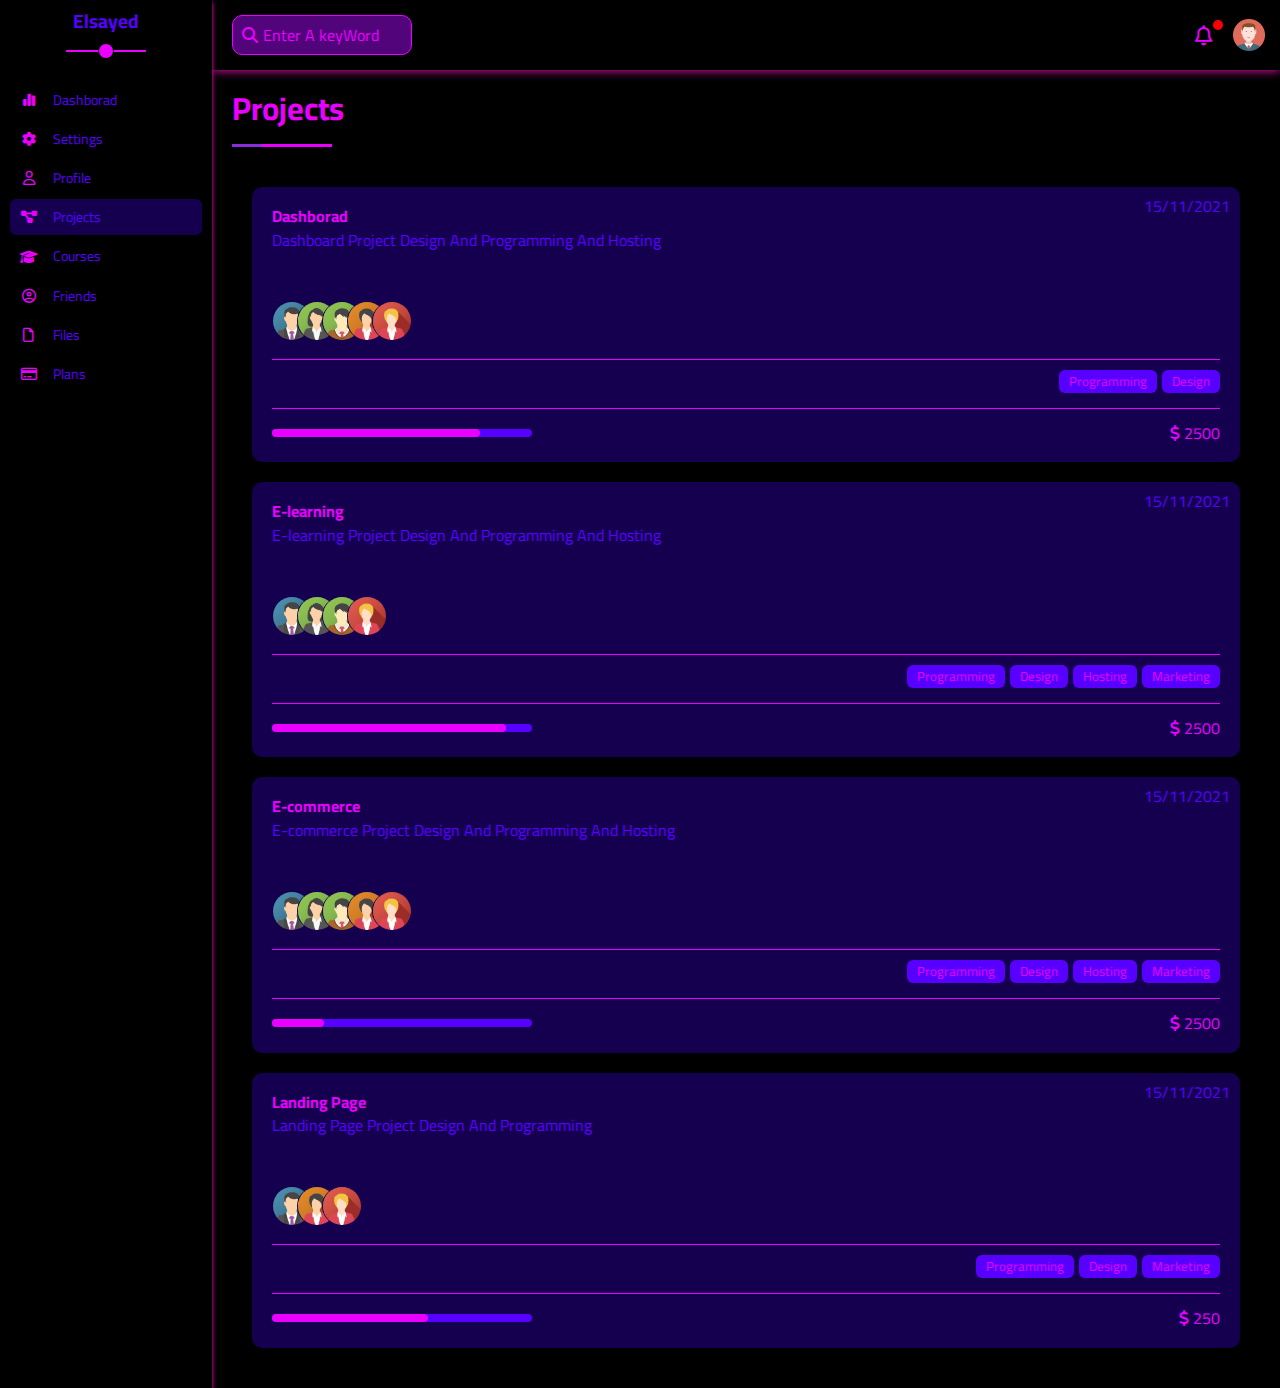
<file: projects.html>
<!DOCTYPE html>
<html lang="en">
<head>
    <meta charset="UTF-8">
    <meta http-equiv="X-UA-Compatible" content="IE=edge">
    <meta name="viewport" content="width=device-width, initial-scale=1.0">
    <!--add normaliz css file to reset all elements-->
    <link rel="stylesheet" href="css/normalize.css">
    <!--Font awesome library-->
    <link rel="stylesheet" href="css/all.min.css">
    <!--My Framework-->
    <link rel="stylesheet" href="css/framework.css">
    <!--main css file-->
    <link rel="stylesheet" href="css/style.css">
    <!--Google Fonts-->
    <link rel="preconnect" href="https://fonts.googleapis.com">
    <link rel="preconnect" href="https://fonts.gstatic.com" crossorigin>
    <link href="https://fonts.googleapis.com/css2?family=Cairo:wght@200;300;400;500;600;700;800;900&family=Work+Sans:ital,wght@0,100;0,300;0,400;0,500;0,600;0,800;0,900;1,300;1,800&display=swap" rel="stylesheet">   
    <title>projects</title>
</head>
<body>
    <!--main container-->
    <div class="page d-flex">
        <!--Create Side Bar-->
        <div class="side-bar bg-black p-relative p-20">
            <h3 class="p-relative txt-c mt-0 c-purple">Elsayed</h3>
            <ul>
                <li><a class="d-flex align-center fs-14 rad-6 p-10" href="index.html">
                    <i class="fa-solid fa-chart-simple fa-fw c-pink"></i>
                    <span class="c-purple">Dashborad</span>
                </a></li>
                <li>
                    <a class=" d-flex align-center fs-14 c-black rad-6 p-10" href="settings.html">
                      <i class="fa-solid fa-gear fa-fw c-pink"></i>
                      <span class="c-purple fs-14">Settings</span>
                    </a>
                </li>
                  <li>
                    <a class=" d-flex align-center fs-14 c-black rad-6 p-10" href="profile.html">
                      <i class="fa-regular fa-user fa-fw c-pink"></i>
                      <span class="c-purple">Profile</span>
                    </a>
                </li>
                <li>
                    <a class="active d-flex align-center fs-14 c-black rad-6 p-10" href="projects.html">
                      <i class="fa-solid fa-diagram-project fa-fw c-pink"></i>
                      <span class="c-purple">Projects</span>
                    </a>
                </li>
                <li>
                    <a class="d-flex align-center fs-14 c-black rad-6 p-10" href="courses.html">
                      <i class="fa-solid fa-graduation-cap fa-fw c-pink"></i>
                      <span class="c-purple">Courses</span>
                    </a>
                </li>
                <li>
                    <a class="d-flex align-center fs-14 c-black rad-6 p-10" href="friends.html">
                      <i class="fa-regular fa-circle-user fa-fw c-pink"></i>
                      <span class="c-purple">Friends</span>
                    </a>
                </li>
                <li>
                    <a class="d-flex align-center fs-14 c-black rad-6 p-10" href="files.html">
                      <i class="fa-regular fa-file fa-fw c-pink"></i>
                      <span class="c-purple">Files</span>
                    </a>
                </li>
                <li>
                    <a class="d-flex align-center fs-14 c-black rad-6 p-10" href="plans.html">
                      <i class="fa-regular fa-credit-card fa-fw c-pink"></i>
                      <span class="c-purple">Plans</span>
                    </a>
                </li>
            </ul>
        </div>
        <!--Create content-->
        <div class="content w-full c-navy">
            <!--Create Header-->
            <div class="head bg-black p-15 between-flex overflow-h box-shadow">
                <div class="search p-relative">
                    <input class="p-10 rad-10" type="search" placeholder="Enter A keyWord">
                </div>
                <div class="icons d-flex align-center">
                    <i class="fa-regular fa-bell fa-lg c-pink p-relative"></i>
                    <img src="/img/avatar.png" alt="">
                </div>
            </div>
            <h1 class="p-relative c-pink">Projects</h1>
            <!--Create Content-->
            <div class="project-page d-grid p-20 m-20 gap-20">
                <div class="project-box bg-navy rad-10 p-20 p-relative">
                    <span class="date p-absolute c-purple">15/11/2021</span>
                    <h4 class="c-pink mb-5">Dashborad</h4>
                    <p class="c-purple">Dashboard Project Design And Programming And Hosting</p>
                    <div class="team mt-15 mb-15 p-relative">
                        <a href="#" class="p-absolute"><img src="/img/team-01.png" ></a>
                        <a href="#" class="p-absolute"><img src="/img/team-02.png" ></a>
                        <a href="#" class="p-absolute"><img src="/img/team-03.png" ></a>
                        <a href="#" class="p-absolute"><img src="/img/team-04.png" ></a>
                        <a href="#" class="p-absolute"><img src="/img/team-05.png" ></a>
                    </div>
                    <div class="work d-flex end-flex">
                        <span class="fs-13 btn-shape bg-purple c-pink ml-5 mt-10 w-fit">Programming</span>
                        <span class="fs-13 btn-shape bg-purple c-pink ml-5 mt-10 w-fit">Design</span>
                    </div>
                    <div class="info between-flex mt-15 pt-15">
                        <div class="prog bg-purple p-relative rad-6">
                            <span style="width: 80%;"></span>
                        </div>
                        <div class="c-pink">
                            <i class="fa-solid fa-dollar-sign c-pink"></i>
                            2500
                        </div>
                    </div>
                </div>
                <div class="project-box bg-navy rad-10 p-20 p-relative">
                    <span class="date p-absolute c-purple">15/11/2021</span>
                    <h4 class="c-pink mb-5">E-learning</h4>
                    <p class="c-purple">E-learning Project Design And Programming And Hosting</p>
                    <div class="team mt-15 mb-15 p-relative">
                        <a href="#" class="p-absolute"><img src="/img/team-01.png" ></a>
                        <a href="#" class="p-absolute"><img src="/img/team-02.png" ></a>
                        <a href="#" class="p-absolute"><img src="/img/team-03.png" ></a>
                        <a href="#" class="p-absolute"><img src="/img/team-05.png" ></a>
                    </div>
                    <div class="work d-flex end-flex">
                        <span class="fs-13 btn-shape bg-purple c-pink ml-5 mt-10 w-fit">Programming</span>
                        <span class="fs-13 btn-shape bg-purple c-pink ml-5 mt-10 w-fit">Design</span>
                        <span class="fs-13 btn-shape bg-purple c-pink ml-5 mt-10 w-fit">Hosting</span>
                        <span class="fs-13 btn-shape bg-purple c-pink ml-5 mt-10 w-fit">Marketing</span>
                    </div>
                    <div class="info between-flex mt-15 pt-15">
                        <div class="prog bg-purple p-relative rad-6">
                            <span style="width: 90%;"></span>
                        </div>
                        <div class="c-pink">
                            <i class="fa-solid fa-dollar-sign c-pink"></i>
                            2500
                        </div>
                    </div>
                </div>
                <div class="project-box bg-navy rad-10 p-20 p-relative">
                    <span class="date p-absolute c-purple">15/11/2021</span>
                    <h4 class="c-pink mb-5">E-commerce</h4>
                    <p class="c-purple">E-commerce Project Design And Programming And Hosting</p>
                    <div class="team mt-15 mb-15 p-relative">
                        <a href="#" class="p-absolute"><img src="/img/team-01.png" ></a>
                        <a href="#" class="p-absolute"><img src="/img/team-02.png" ></a>
                        <a href="#" class="p-absolute"><img src="/img/team-03.png" ></a>
                        <a href="#" class="p-absolute"><img src="/img/team-04.png" ></a>
                        <a href="#" class="p-absolute"><img src="/img/team-05.png" ></a>
                    </div>
                    <div class="work d-flex end-flex">
                        <span class="fs-13 btn-shape bg-purple c-pink ml-5 mt-10 w-fit">Programming</span>
                        <span class="fs-13 btn-shape bg-purple c-pink ml-5 mt-10 w-fit">Design</span>
                        <span class="fs-13 btn-shape bg-purple c-pink ml-5 mt-10 w-fit">Hosting</span>
                        <span class="fs-13 btn-shape bg-purple c-pink ml-5 mt-10 w-fit">Marketing</span>
                    </div>
                    <div class="info between-flex mt-15 pt-15">
                        <div class="prog bg-purple p-relative rad-6">
                            <span style="width: 20%;"></span>
                        </div>
                        <div class="c-pink">
                            <i class="fa-solid fa-dollar-sign c-pink"></i>
                            2500
                        </div>
                    </div>
                </div>
                <div class="project-box bg-navy rad-10 p-20 p-relative">
                    <span class="date p-absolute c-purple">15/11/2021</span>
                    <h4 class="c-pink mb-5">Landing Page</h4>
                    <p class="c-purple">Landing Page Project Design And Programming</p>
                    <div class="team mt-15 mb-15 p-relative">
                        <a href="#" class="p-absolute"><img src="/img/team-01.png" ></a>
                        <a href="#" class="p-absolute"><img src="/img/team-04.png" ></a>
                        <a href="#" class="p-absolute"><img src="/img/team-05.png" ></a>
                    </div>
                    <div class="work d-flex end-flex">
                        <span class="fs-13 btn-shape bg-purple c-pink ml-5 mt-10 w-fit">Programming</span>
                        <span class="fs-13 btn-shape bg-purple c-pink ml-5 mt-10 w-fit">Design</span>
                        <span class="fs-13 btn-shape bg-purple c-pink ml-5 mt-10 w-fit">Marketing</span>
                    </div>
                    <div class="info between-flex mt-15 pt-15">
                        <div class="prog bg-purple p-relative rad-6">
                            <span style="width: 60%;"></span>
                        </div>
                        <div class="c-pink">
                            <i class="fa-solid fa-dollar-sign c-pink"></i>
                            250
                        </div>
                    </div>
                </div>
            </div>
        </div>
    </div>
</body>
</file>
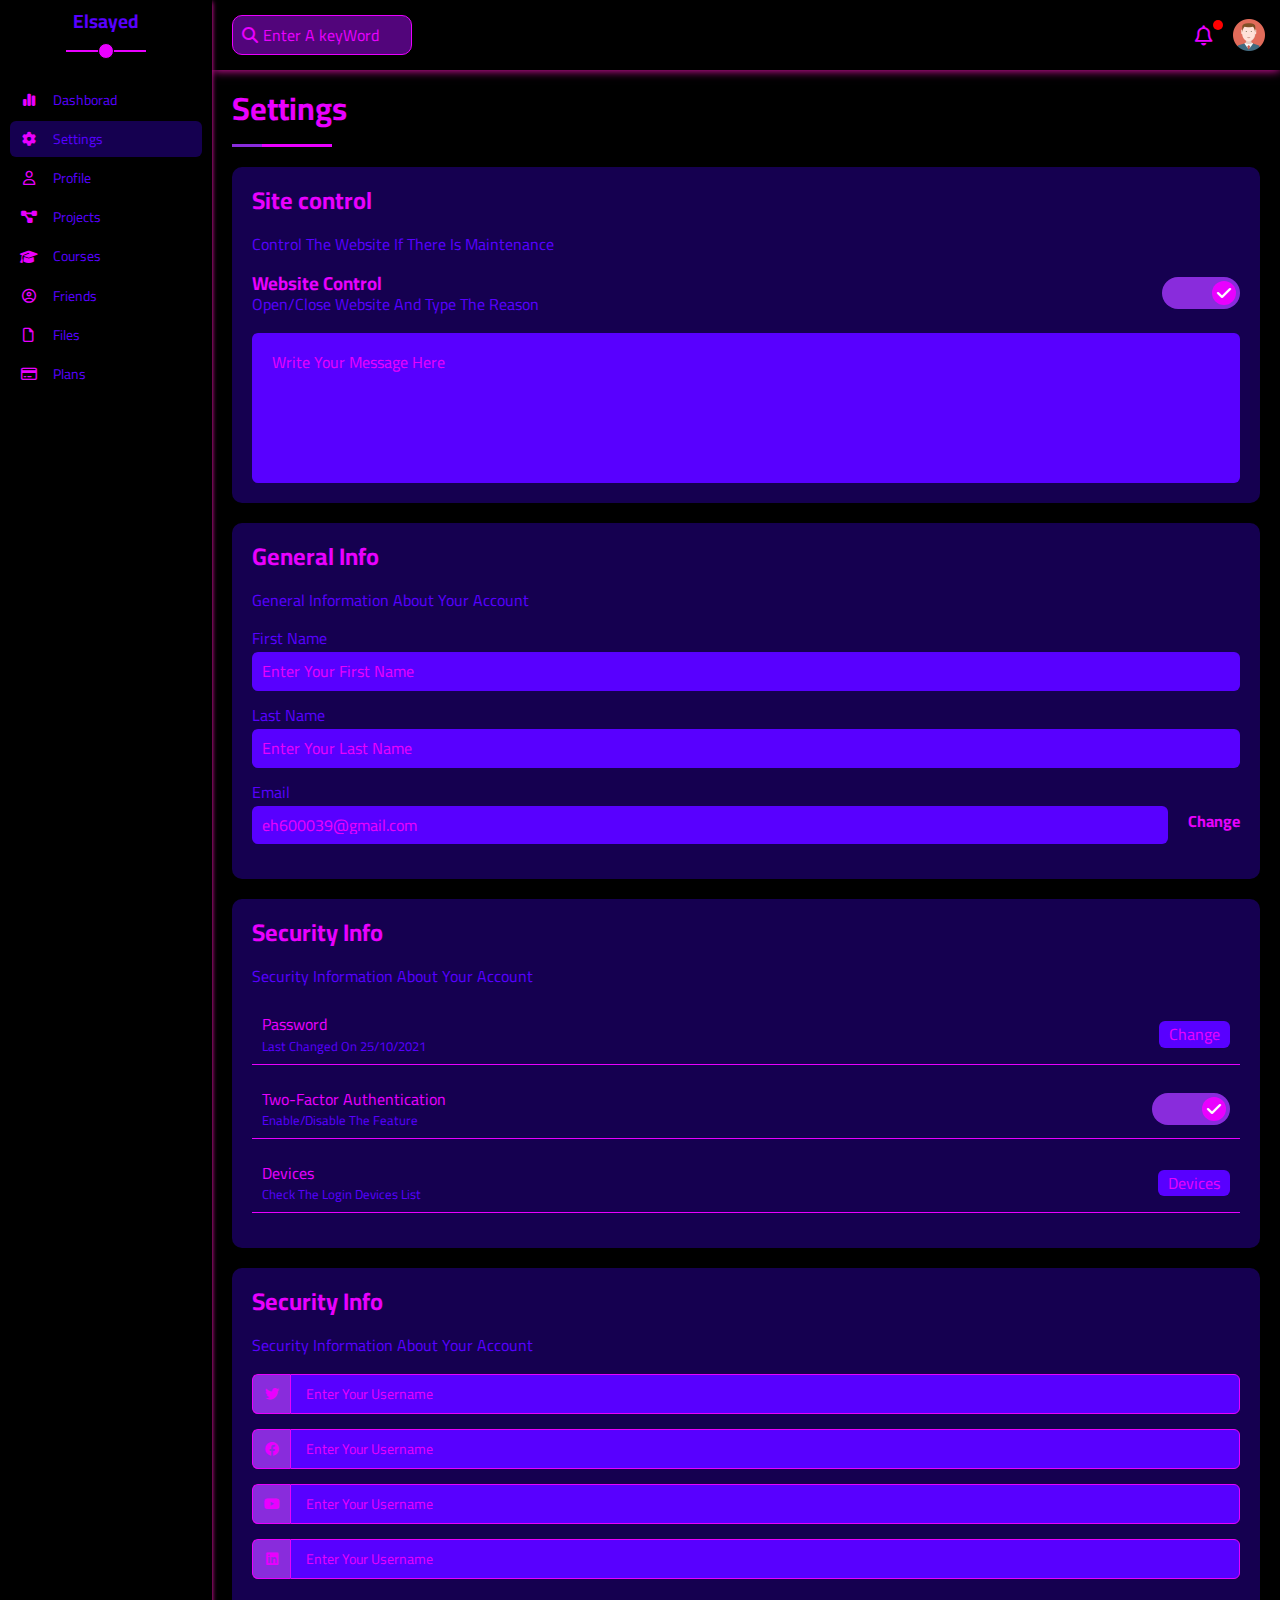
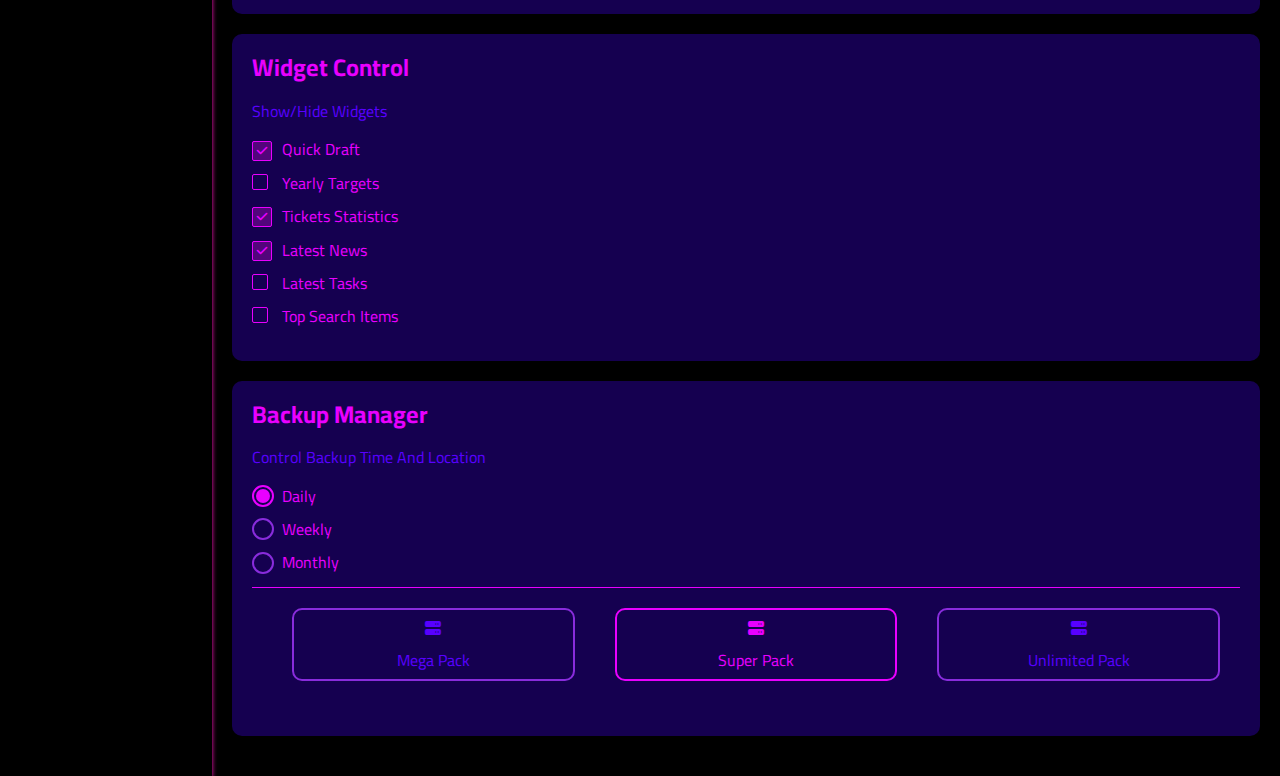
<file: settings.html>
<!DOCTYPE html>
<html lang="en">
<head>
    <meta charset="UTF-8">
    <meta http-equiv="X-UA-Compatible" content="IE=edge">
    <meta name="viewport" content="width=device-width, initial-scale=1.0">
    <!--add normaliz css file to reset all elements-->
    <link rel="stylesheet" href="css/normalize.css">
    <!--Font awesome library-->
    <link rel="stylesheet" href="css/all.min.css">
    <!--My Framework-->
    <link rel="stylesheet" href="css/framework.css">
    <!--main css file-->
    <link rel="stylesheet" href="css/style.css">
    <!--Google Fonts-->
    <link rel="preconnect" href="https://fonts.googleapis.com">
    <link rel="preconnect" href="https://fonts.gstatic.com" crossorigin>
    <link href="https://fonts.googleapis.com/css2?family=Cairo:wght@200;300;400;500;600;700;800;900&family=Work+Sans:ital,wght@0,100;0,300;0,400;0,500;0,600;0,800;0,900;1,300;1,800&display=swap" rel="stylesheet">   
    <title>settings</title>
</head>
<body>
    <!--main container-->
    <div class="page d-flex">
        <!--Create Side Bar-->
        <div class="side-bar bg-black p-relative p-20">
            <h3 class="p-relative txt-c mt-0 c-purple">Elsayed</h3>
            <ul>
                <li><a class="d-flex align-center fs-14 rad-6 p-10" href="index.html">
                    <i class="fa-solid fa-chart-simple fa-fw c-pink"></i>
                    <span class="c-purple">Dashborad</span>
                </a></li>
                <li>
                    <a class="active d-flex align-center fs-14 c-black rad-6 p-10" href="settings.html">
                      <i class="fa-solid fa-gear fa-fw c-pink"></i>
                      <span class="c-purple fs-14">Settings</span>
                    </a>
                </li>
                  <li>
                    <a class="d-flex align-center fs-14 c-black rad-6 p-10" href="profile.html">
                      <i class="fa-regular fa-user fa-fw c-pink"></i>
                      <span class="c-purple">Profile</span>
                    </a>
                </li>
                <li>
                    <a class="d-flex align-center fs-14 c-black rad-6 p-10" href="projects.html">
                      <i class="fa-solid fa-diagram-project fa-fw c-pink"></i>
                      <span class="c-purple">Projects</span>
                    </a>
                </li>
                <li>
                    <a class="d-flex align-center fs-14 c-black rad-6 p-10" href="courses.html">
                      <i class="fa-solid fa-graduation-cap fa-fw c-pink"></i>
                      <span class="c-purple">Courses</span>
                    </a>
                </li>
                <li>
                    <a class="d-flex align-center fs-14 c-black rad-6 p-10" href="friends.html">
                      <i class="fa-regular fa-circle-user fa-fw c-pink"></i>
                      <span class="c-purple">Friends</span>
                    </a>
                </li>
                <li>
                    <a class="d-flex align-center fs-14 c-black rad-6 p-10" href="files.html">
                      <i class="fa-regular fa-file fa-fw c-pink"></i>
                      <span class="c-purple">Files</span>
                    </a>
                </li>
                <li>
                    <a class="d-flex align-center fs-14 c-black rad-6 p-10" href="plans.html">
                      <i class="fa-regular fa-credit-card fa-fw c-pink"></i>
                      <span class="c-purple">Plans</span>
                    </a>
                </li>
            </ul>
        </div>
        <!--Create content-->
        <div class="content w-full c-navy">
            <!--Create Header-->
            <div class="head bg-black p-15 between-flex overflow-h box-shadow">
                <div class="search p-relative">
                    <input class="p-10 rad-10" type="search" placeholder="Enter A keyWord">
                </div>
                <div class="icons d-flex align-center">
                    <i class="fa-regular fa-bell fa-lg c-pink p-relative"></i>
                    <img src="/img/avatar.png" alt="">
                </div>
            </div>
            <h1 class="p-relative c-pink">Settings</h1>
            <div class="settings-page d-grid m-20">
                <!--Create Site control Widget-->
                <div class="site-control bg-navy p-20 rad-10 mb-20">
                    <h2 class="c-pink mb-20">Site control</h2>
                    <p class="c-purple mb-20">Control The Website If There Is Maintenance
                    </p>
                    <div class="between-flex mb-20">
                        <div>
                            <h3 class="c-pink mb-10">Website Control</h3>
                            <p class="c-purple">Open/Close Website And Type The Reason</p>
                        </div>
                        <div>
                            <label>
                                <input class="toggle-checkbox" type="checkbox" checked>
                                <div class="toggle-switch"></div>
                            </label>
                        </div>
                    </div>
                    <textarea class="bg-purple w-full d-block p-20 rad-6 border-none border-1" placeholder="Write Your Message Here"></textarea>
                </div>
                <!--Create general info widget-->
                <div class="general-info bg-navy p-20 rad-10 mb-20">
                    <h2 class="c-pink mb-20">General Info</h2>
                    <p class="c-purple mb-20">General Information About Your Account
                    </p>
                    <label class="c-purple d-block mb-5" for="first">First Name</label>
                    <input type="text" id="first" class="w-full p-10 bg-purple border-none rad-6 border-1 mb-15" placeholder="Enter Your First Name">
                    <label class="c-purple d-block mb-5" for="Last">Last Name</label>
                    <input type="text" id="Last" class="w-full p-10 bg-purple border-none rad-6 border-1 mb-15" placeholder="Enter Your Last Name">
                    <div class="between-flex gap-20">
                        <div>
                            <label class="c-purple d-block mb-5" for="email">Email</label>
                            <input type="email" id="email" class="w-full p-10 bg-purple border-none rad-6 border-1 mb-15 c-pink" 
                            value="eh600039@gmail.com" disabled>
                        </div>
                        <a class="c-pink fs-16 fw-bold" href="#">Change</a>
                    </div>
                </div>
                <!--Create Security Info-->
                <div class="security-info bg-navy p-20 rad-10 mb-20">
                    <h2 class="c-pink mb-20">Security Info</h2>
                    <p class="c-purple mb-20">Security Information About Your Account
                    </p>
                    <div class="between-flex mb-15 bb p-10">
                        <div>
                            <span class="c-pink">Password</span>
                            <p class="c-purple fs-13 mt-5">Last Changed On 25/10/2021</p>
                        </div>
                        <a class="bg-purple c-pink btn-shape" href="#">Change</a>
                    </div>
                    <div class="between-flex mb-15 bb p-10">
                        <div>
                            <span class="c-pink">Two-Factor Authentication</span>
                            <p class="c-purple fs-13 mt-5">Enable/Disable The Feature
                            </p>
                        </div>
                        <div>
                            <label>
                                <input class="toggle-checkbox" type="checkbox" checked>
                                <div class="toggle-switch"></div>
                            </label>
                        </div>
                    </div>
                    <div class="between-flex mb-15 bb p-10">
                        <div>
                            <span class="c-pink">Devices</span>
                            <p class="c-purple fs-13 mt-5">Check The Login Devices List
                            </p>
                        </div>
                        <a class="bg-purple c-pink btn-shape" href="#">Devices</a>
                    </div>
                </div>
                 <!--Create social info-->
                 <div class="social-info bg-navy p-20 rad-10 mb-20">
                    <h2 class="c-pink mb-20">Security Info</h2>
                    <p class="c-purple mb-20">Security Information About Your Account
                    </p>
                    <div class="d-flex align-center fs-14 c-pink mb-15">
                        <i class="fa-brands fa-twitter center-flex c-pink"></i>
                        <input type="text" class="w-full pl-15 bg-purple border-none border-1" placeholder="Enter Your Username">
                    </div>
                    <div class="d-flex align-center fs-14 c-pink mb-15">
                        <i class="fa-brands fa-facebook center-flex c-pink"></i>
                        <input type="text" class="w-full pl-15 bg-purple border-none border-1" placeholder="Enter Your Username">
                    </div>
                    <div class="d-flex align-center fs-14 c-pink mb-15">
                        <i class="fa-brands fa-youtube center-flex c-pink"></i>
                        <input type="text" class="w-full pl-15 bg-purple border-none border-1" placeholder="Enter Your Username">
                    </div>
                    <div class="d-flex align-center fs-14 c-pink mb-15">
                        <i class="fa-brands fa-linkedin center-flex c-pink"></i>
                        <input type="text" class="w-full pl-15 bg-purple border-none border-1" placeholder="Enter Your Username">
                    </div>
                 </div> 
                 <!--Create Widget Control-->  
                 <div class="control-widget bg-navy p-20 rad-10 mb-20">
                    <h2 class="c-pink mb-20">Widget Control</h2>
                    <p class="c-purple mb-20">Show/Hide Widgets
                    </p>   
                    <div class="control d-flex align-center mb-15">
                        <input type="checkbox" id="one" checked>
                        <label for="one" class="c-pink">Quick Draft</label>
                    </div>                
                    <div class="control d-flex align-center mb-15">
                        <input type="checkbox" id="two">
                        <label for="two" class="c-pink">Yearly Targets</label>
                    </div>                
                    <div class="control d-flex align-center mb-15">
                        <input type="checkbox" id="three" checked>
                        <label for="three" class="c-pink">Tickets Statistics</label>
                    </div>                
                    <div class="control d-flex align-center mb-15">
                        <input type="checkbox" id="four" checked>
                        <label for="four" class="c-pink">Latest News</label>
                    </div>                
                    <div class="control d-flex align-center mb-15">
                        <input type="checkbox" id="five">
                        <label for="five" class="c-pink">Latest Tasks</label>
                    </div>                
                    <div class="control d-flex align-center mb-15">
                        <input type="checkbox" id="six">
                        <label for="six" class="c-pink">Top Search Items</label>
                    </div>                
                </div>
                <!--Create Server control-->
                <div class="server-widget bg-navy p-20 rad-10 mb-20">
                    <h2 class="c-pink mb-20">Backup Manager</h2>
                    <p class="c-purple mb-20">Control Backup Time And Location
                    </p>   
                    <div class="time d-flex align-center mb-15">
                        <input type="radio" name="time" id="daily" checked />
                        <label for="daily" class="c-pink">Daily</label>
                    </div>
                    <div class="time d-flex align-center mb-15">
                        <input type="radio" name="time" id="weekly" />
                        <label for="weekly" class="c-pink">Weekly</label>
                    </div>
                    <div class="time d-flex align-center mb-15">
                        <input type="radio" name="time" id="monthly" />
                        <label for="monthly" class="c-pink">Monthly</label>
                    </div> 
                    <div class="servers d-flex align-center b-top p-20 gap-20">
                        <input type="radio" name="servers" id="server-one" >
                        <div class="server mb-15 rad-10 w-full p-10 txt-c">
                            <label class="c-purple d-block" for="server-one" >
                                <i class="fa-solid fa-server d-block mb-15 c-purple"></i>
                                Mega Pack
                            </label>
                        </div>    
                        <input type="radio" name="servers" id="server-two" checked>
                        <div class="server mb-15 rad-10 w-full p-10 txt-c">
                            <label class="c-purple d-block" for="server-two" >
                                <i class="fa-solid fa-server d-block mb-15 c-purple"></i>
                                Super Pack
                            </label>
                        </div>    
                        <input type="radio" name="servers" id="server-three">
                        <div class="server mb-15 rad-10 w-full p-10 txt-c">
                            <label class="c-purple d-block" for="server-three" >
                                <i class="fa-solid fa-server d-block mb-15 c-purple"></i>
                                Unlimited Pack
                            </label>
                        </div>
                    </div>
            </div>            
        </div>
    </div>
</body>
</html>
</file>
<file: css/framework.css>
/*Compoents*/
.between-flex {
    display: flex;
    justify-content: space-between;
    align-items: center;
}
.center-flex {
    display: flex;
    justify-content: center;
    align-items: center;
}
.btn-shape {
    -o-border-radius: 6px;
    -webkit-border-radius: 6px;
    -moz-border-radius: 6px;
    -ms-border-radius: 6px;
    border-radius: 6px;
    padding: 4px 10px;
}
/*Create Boxes*/
.d-flex {
    display: flex;
}
.f-wrap {
    flex-wrap: wrap;
}
.end-flex {
    justify-content: flex-end;
}
.align-center {
    align-items: center;
}
.space-between {
    justify-content: space-between;
}
.d-grid {
    display: grid;
}
.gap-20 {
    gap: 20px;
}
.d-block {
    display: block;
}
@media (max-width: 767px) {
    .block-mobile {
        display: block;
    }
    .hide-mobile {
        display: none;
    }
}
/*Create Padding + Margin*/
.p-10 {
    padding: 10px;
}
.p-15 {
    padding: 15px;
}
.p-20 {
    padding: 20px;
}
.pt-10 {
    padding-top: 10px;
}
.pb-10 {
    padding-bottom: 10px;
}
.pt-15 {
    padding-top: 15px;
}
.pb-15 {
    padding-bottom: 15px;
}
.pl-15 {
    padding-left: 15px;
}
.pt-20 {
    padding-top: 20px;
}
.pb-20 {
    padding-bottom: 20px;
}
.m-0 {
    margin: 0;
}
.m-15 {
    margin: 15px;
}
.m-20 {
    margin: 20px;
}
.mt-0 {
    margin-top: 0;
}
.mt-5 {
    margin-top: 5px;
}
.mt-10 {
    margin-top: 10px;
}
.mt-15 {
    margin-top: 15px;
}
.mt-20 {
    margin-top: 20px;
}
.mt-25 {
    margin-top: 25px;
}
.mb-0 {
    margin-bottom: 0;
}
.mb-5 {
    margin-bottom: 5px;
}
.mb-15 {
    margin-bottom: 15px;
}
.mb-20 {
    margin-bottom: 20px;
}
.ml-10 {
    margin-left: 10px;
}
.ml-0 {
    margin-left: 0;
}
.ml-5 {
    margin-left: 5px;
}
.ml-10 {
    margin-left: 10px;
}
.mr-0 {
    margin-right: 0;
}
.mr-5 {
    margin-right: 5px;
}
.mr-10 {
    margin-right: 10px;
}
.mr-15 {
    margin-right: 15px;
}
/*Colors*/
.c-black {
    color: #000000;
}
.c-white {
    color: white;
}
.c-navy {
    color: #150050;
}
.c-purple {
    color: #5800FF;
}
.c-purple-alt {
    color: #52057B;
}
.c-sky {
    color: #82C3EC;
}
.c-sky-alt {
    color: #009EFF;
}
.c-pink {
    color: #E900FF;
}
.c-yellow {
    color: #FFC600;
}
.c-yellow-alt {
    color: #daaa00;
}
.bg-black {
    background-color: #000000;
}
.bg-navy {
    background-color: #150050;
}
.bg-sky {
    background-color: #82C3EC;
}
.bg-purple {
    background-color: #5800FF;
}
.bg-purple-alt {
    background-color: #52057B;
}
.bg-pink {
    background-color: #E900FF;
}
.bg-yellow {
    background-color: #FFC600;
}
.bg-red {
    background-color: #ff0000;
}
/*Postion*/
.p-relative {
    position: relative;
}
.p-absolute {
    position: absolute;
}
/*border + border radius*/
.rad-6 {
    -o-border-radius: 6px;
    -webkit-border-radius: 6px;
    -moz-border-radius: 6px;
    -ms-border-radius: 6px;
    border-radius: 6px;
}
.rad-10 {
    -o-border-radius: 10px;
    -webkit-border-radius: 10px;
    -moz-border-radius: 10px;
    -ms-border-radius: 10px;
    border-radius: 10px;
}
.rad-half {
    -o-border-radius: 50%;
    -webkit-border-radius: 50%;
    -moz-border-radius: 50%;
    -ms-border-radius: 50%;
    border-radius: 50%;
}
.border-1 {
    border: 1px solid #E900FF;
}
.border-none {
    border: none;
}
.bb {
    border-bottom: 1px solid var(--pink-color);
}
.b-top {
    border-top: 1px solid var(--pink-color);
}
.box-shadow {
    box-shadow: 0 0 10px hsl(317 100% 54%);
}
/*Fonts*/
.txt-c {
    text-align: center;
}
@media (max-width: 767px) {
    .txt-c-mobile {
        text-align: center;
    }
}
.fs-13 {
    font-size: 13px;
}
.fs-14 {
    font-size: 14px;
}
.fs-16 {
    font-size: 16px;
}
.fs-25 {
    font-size: 25px;
}
.fw-bold {
    font-weight: bold;
}
/*width*/
.w-full {
    width: 100%;
}
.h-full {
    height: 100%;
}
.w-fit {
    width: fit-content;
}
.w-100 {
    width: 100px;
}
.h-100 {
    width: 100px;
}
/*Over Flow*/
.overflow-h {
    overflow: hidden;
}
</file>
<file: css/style.css>
/*Global Variables +components*/
* {
    box-sizing: border-box;
    margin: 0;
    padding: 0;
}
:root {
    --purple-color: #892CDC;
    --purple-color-alt: #52057B;
    --pink-color:#E900FF;
    --navy-color: #150050;
    --black-color: #000000;
    --sky-color: #82C3EC;
    --yellow-color: #FFC600;
    --main-transition: 0.3s;
    --main-padding-top: 100px;
    --main-padding-bottom: 100px;
    
}
html {
    scroll-behavior: smooth;
}
body {
    font-family: 'Cairo', sans-serif;
}
ul {
    list-style: none;
    margin: 0;
    padding: 0;
}
a {
    text-decoration: none;
}
img {
    max-width: 100%;
}
::placeholder {
    color: var(--pink-color);
}
::-webkit-scrollbar {
    width: 15px;
}
::-webkit-scrollbar-track {
    background-color: var(--navy-color);
}
::-webkit-scrollbar-thumb {
    background-color: var(--pink-color);
}
::-webkit-scrollbar-thumb:hover {
    background-color: var(--purple-color-alt);
}
:focus {
    outline: none;
}
/*componats*/
.toggle-checkbox {
    -webkit-appearance: none;
    appearance: none;
    display: none;
}
.toggle-switch {
    background-color: var(--purple-color-alt);
    width: 78px;
    height: 32px;
    padding: 2px;
    position: relative;
    -o-border-radius: 16px;
    -webkit-border-radius: 16px;
    -moz-border-radius: 16px;
    -ms-border-radius: 16px;
    border-radius: 16px;
    -o-transition: var(--main-transition);
    -webkit-transition: var(--main-transition);
    -moz-transition: var(--main-transition);
    -ms-transition: var(--main-transition);
    transition: var(--main-transition);
    cursor: pointer;
}
.toggle-switch::before {
    font-family: var(--fa-style-family-classic);
    content: "\f00d";
    font-weight: 900;
    position: absolute;
    width: 24px;
    height: 24px;
    -o-border-radius: 50%;
    -webkit-border-radius: 50%;
    -moz-border-radius: 50%;
    -ms-border-radius: 50%;
    border-radius: 50%;
    display: flex;
    align-items: center;
    justify-content: center;
    background-color: var(--purple-color);
    color: white;
    left: 4px;
    top: 4px;
    -o-transition: var(--main-transition);
    -webkit-transition: var(--main-transition);
    -moz-transition: var(--main-transition);
    -ms-transition: var(--main-transition);
    transition: var(--main-transition);
}
.toggle-checkbox:checked + .toggle-switch {
    background-color: var(--purple-color);
}
.toggle-checkbox:checked + .toggle-switch::before {
    content: "\f00c";
    left: 50px;
    background-color: var(--pink-color);
}
/*Animations*/
@keyframes chang-color {
    0% {
        background-color: var(--pink-color);
    }
    90% {
        background-color: var(--navy-color);
    }
}
@keyframes go-up {
    0%, 100% {
        -o-transform: translateY(0);
        -webkit-transform: translateY(0);
        -moz-transform: translateY(0);
        -ms-transform: translateY(0);
        transform: translateY(0);
    }
    50% {
        -o-transform: translateY(-5px);
        -webkit-transform: translateY(-5px);
        -moz-transform: translateY(-5px);
        -ms-transform: translateY(-5px);
        transform: translateY(-5px);
}
}
/*Style Side Bar*/
.side-bar {
    width: 58px;
    padding: 10px;
    box-shadow: 0 2px 5px hsl(317 100% 54%);
}
.side-bar > h3 {
    margin-bottom: 15px;
    font-size: 13px;
}
@media (min-width: 767px) {
    .side-bar {
        width: 250px;
    }
    .side-bar > h3 {
        margin-bottom: 50px;
        font-size: 1.2em;
    }
.side-bar > h3::before,
.side-bar > h3::after {
    content: '';
    position: absolute;
    background-color: var(--pink-color);
    left: 50%;
    -o-transform: translateX(-50%);
    -webkit-transform: translateX(-50%);
    -moz-transform: translateX(-50%);
    -ms-transform: translateX(-50%);
    transform: translateX(-50%);
}
.side-bar > h3::before {
    width: 80px;
    height: 2px;
    bottom: -20px;
}
    .side-bar > h3::after {
    height: 14px;
    width: 14px;
    -o-border-radius: 50%;
    -webkit-border-radius: 50%;
    -moz-border-radius: 50%;
    -ms-border-radius: 50%;
    border-radius: 50%;
    bottom: -27px;
    border: 1px solid #000000;
}
}
.side-bar ul li a {
    margin-bottom: 3px;
    -o-transition: var(--main-transition);
    -webkit-transition: var(--main-transition);
    -moz-transition: var(--main-transition);
    -ms-transition: var(--main-transition);
    transition: var(--main-transition);
}
.side-bar ul li a:hover,
.side-bar ul li a.active {
    background-color: var(--navy-color);
}
.side-bar ul a i {
    margin-right: 5px;
}
.side-bar ul a span {
    margin-left: 10px;
}
@media (max-width: 767px) {
    .side-bar ul a span {
        display: none;
    } 
}
/*Styling Head*/
.head .search input {
     background-color: var(--purple-color-alt);
     border: 1px solid var(--pink-color);
     margin-left: 5px;
     padding-left: 30px;
     width: 180px;
     transition: width 0.3s;
}
.head .search::before {
    font-family: var(--fa-style-family-classic);
    content: "\f002";
    font-weight: 900;
    position: absolute;
    left: 15px;
    top: 50%;
    transform: translateY(-50%);
    color: var(--pink-color);
}
.head input[type="search"]:focus {
    width: 250px;
}
.head input[type="search"]::placeholder {
    color: var(--pink-color);
}
.head input[type="search"]:focus::placeholder {
    opacity: 0;
}
.head .icons i::after {
    content: "";
    position: absolute;
    width: 10px;
    height: 10px;
    -o-border-radius: 50%;
    -webkit-border-radius: 50%;
    -moz-border-radius: 50%;
    -ms-border-radius: 50%;
    border-radius: 50%;
    background-color: red;
    top: -15px
}
.head .icons img {
    width: 32px;
    height: 32px;
    margin-left: 20px;
}
/*Main Header*/
.page h1 {
    margin: 20px 20px 40px;
}
.page h1::before,
.page h1::after {
    content: "";
    position: absolute;
    bottom: -20px;
    left: 0;
    height: 3px;
}
.page h1::after {
    width: 100px;
    background-color: var(--pink-color);
}
.page h1::before {
    width: 30px;
    background-color: var(--purple-color);
    z-index: 10;
}
/*Dashboard content*/
/*Style wrapper*/
.page {
    min-height: 100vh;
}
.page .content {
    background-color: var(--black-color);
    overflow: hidden;
}
.wrapper {
    grid-template-columns: repeat(auto-fill,minmax(400px,1fr));
    margin-bottom: 20px;
}
@media (max-width: 767px) {
    .wrapper {
        grid-template-columns: minmax(200px, 1fr);
        gap: 10px;
    }
}
/*Welcome widget*/
.welcome .intro img {
    width: 160px;
    margin-bottom: -10px;
}
.welcome .avatar {
    height: 64px;
    width: 64px;
    margin-left: 20px;
    margin-top: -30px;
    margin-bottom: 10px;
    -o-border-radius: 50%;
    -webkit-border-radius: 50%;
    -moz-border-radius: 50%;
    -ms-border-radius: 50%;
    border-radius: 50%;
    border: 3px solid #000000;
}
.welcome .text {
    border-top: 1px solid var(--sky-color);
    border-bottom: 1px solid var(--sky-color);
}
.welcome .text > div {
    flex: 1;
}
.welcome a {
    margin: 0 15px 20px auto;
    -o-transition: var(--main-transition);
    -webkit-transition: var(--main-transition);
    -moz-transition: var(--main-transition);
    -ms-transition: var(--main-transition);
    transition: var(--main-transition);
}
.welcome a:hover {
    background-color: var(--purple-color-alt);
}
@media (max-width: 767px) {
    .welcome .text > div:not(:last-child) {
        margin-bottom: 15px;
    }
}
/*Quick Draft widget*/
.quick-draft form textarea {
    resize: none;
    min-height: 180px;
}
.quick-draft .save {
    margin-left: auto;
    -o-transition: var(--main-transition);
    -webkit-transition: var(--main-transition);
    -moz-transition: var(--main-transition);
    -ms-transition: var(--main-transition);
    transition: var(--main-transition);
    cursor: pointer;
}
.quick-draft .save:hover {
    background-color: var(--purple-color-alt);
}
/*Traget widget*/
.year-traget .traget-stats .icon {
    width: 80px;
    height: 80px;
}
.year-traget .data {
    flex: 1;
}
.year-traget .data .progress {
    height: 4px;
}
.year-traget .data .progress > span {
    height: 100%;
    left: 0;
    top: 0;
}
.year-traget .data .progress > span span {
    bottom: 16px;
    right: -16px;
    padding: 2px 5px;
    -o-border-radius: 6px;
    -webkit-border-radius: 6px;
    -moz-border-radius: 6px;
    -ms-border-radius: 6px;
    border-radius: 6px;
}
.year-traget .data .progress > span span::after {
    content: "";
    border-color: transparent;
    border-width: 5px;
    border-style: solid;
    position: absolute;
    bottom: -10px;
    left: 50%;
    -o-transform: translateX(-50%);
    -webkit-transform: translateX(-50%);
    -moz-transform: translateX(-50%);
    -ms-transform: translateX(-50%);
    transform: translateX(-50%);
}
.year-traget .data .progress .money span::after {
    border-top-color: var(--purple-color);
}
.year-traget .data .progress .project span::after {
    border-top-color: var(--sky-color);
}
.year-traget .data .progress .team span::after {
    border-top-color: var(--yellow-color);
}
.money .icon,
.money .progress {
    background-color: rgb(233 0 255 / 20%);
}
.project .icon,
.project .progress {
    background-color: rgb(130 195 236 / 20%);
}
.team .icon,
.team .progress {
    background-color: rgb(255 198 0 / 20%);
}
/*Tickets Widget*/
.tickets .box {
    flex-basis: 45%;
}
/*Latest News*/
.latest-news .news-row:not(:last-of-type) {
    border-bottom: 1px solid var(--pink-color);
}
.latest-news .news-row img {
    width: 100px;
}
.latest-news .news-row .info {
    flex-grow: 1;
}
@media (max-width: 767px) {
    .latest-news .news-row {
        flex-direction: column;
    }
    .latest-news .news-row img,
    .latest-news .news-row .info {
        margin-bottom: 5px;
    }
}
/*Tasks*/
.tasks .between-flex:not(:last-of-type) {
    border-bottom: 1px solid var(--pink-color);
    padding-bottom: 10px;
}
.tasks .done {
    opacity: 0.3;
}
.tasks .done h3,
.tasks .done p {
    text-decoration: line-through;
}
.tasks .between-flex i {
    -o-transition: var(--main-transition);
    -webkit-transition: var(--main-transition);
    -moz-transition: var(--main-transition);
    -ms-transition: var(--main-transition);
    transition: var(--main-transition);
}
.tasks .between-flex i:hover {
    color: #FFC600;
    cursor: pointer;
}
/*Latest UPloads*/
.latest-upload ul li img {
    width: 40px;
    height: 40px;
}
/*current Project*/
.current-project ul::before {
    content: "";
    position: absolute;
    width: 2px;
    height: 100%;
    left: 11px;
    background-color: var(--pink-color);
}
.current-project ul li::before {
    content: "";
    display: block;
    width: 20px;
    height: 20px;
    -o-border-radius: 50%;
    -webkit-border-radius: 50%;
    -moz-border-radius: 50%;
    -ms-border-radius: 50%;
    border-radius: 50%;
    background-color: var(--navy-color);
    border: 2px solid var(--navy-color);
    outline: 2px solid var(--pink-color);
    margin-right: 15px;
    z-index: 10;
}
.current-project ul li.done::before {
    background-color: var(--pink-color);
}
.current-project ul li.current::before {
    -webkit-animation: chang-color 0.8s infinite alternate;
    animation: chang-color 0.8s infinite alternate;
}
.current-project img {
    right: 0;
    bottom: 0;
    width: 160px;
    opacity: 0.1;
}
/*reminders*/
.reminders .circle {
    width: 15px;
    height: 15px;
}
.reminders .purple {
    border-left: 2px solid var(--purple-color);
}
.reminders .yellow {
    border-left: 2px solid var(--yellow-color);
}
.reminders .sky {
    border-left: 2px solid var(--sky-color);
}
/*Latest Post*/
.last-post img {
    width: 45px;
    height: 45px;
}
.last-post .post-content {
    min-height: 140px;
    border-bottom: 1px solid var(--purple-color);
    border-top: 1px solid var(--purple-color);
    line-height: 1.8;
}
/*social Media*/
.social-media .box {
    padding-left: 70px;
}
.social-media .box i {
    position: absolute;
    left: 0;
    top: 0;
    width: 55px;
    -o-transition: var(--main-transition);
    -webkit-transition: var(--main-transition);
    -moz-transition: var(--main-transition);
    -ms-transition: var(--main-transition);
    transition: var(--main-transition);
}
.social-media .twitter {
    background-color: rgb(29 161 242 / 20%);
    color: #1da1f2;
}
.social-media .twitter i,
.social-media .twitter a {
    background-color: #1da1f2;
}
.social-media .facebook {
    background-color: rgb(24 119 242 / 20%);
  color: #1877f2;
}
.social-media .facebook i,
.social-media .facebook a {
    background-color: #1877f2;
}
.social-media .youtube {
    background-color: rgb(255 0 0 / 20%);
    color: #ff0000;
}
.social-media .youtube i,
.social-media .youtube a {
    background-color: #ff0000;
}
.social-media .linkedin {
    background-color: rgb(0 119 181 / 20%);
  color: #0077b5;
}
.social-media .linkedin i,
.social-media .linkedin a {
    background-color: #0077b5;
}
/*Project Table*/
.project-table .responsive-table {
    overflow-x: auto;
}
.project-table table {
    min-width: 1000px;
    border-spacing: 0;
}
.project-table thead td{
    background-color: var(--purple-color);
    border: 1px solid var(--pink-color);
    color: white;
    font-weight: bold;
}
.project-table table td{
    padding: 15px;  
}
.project-table tbody td {
    border-left: 1px solid var(--pink-color);
    border-bottom: 1px solid var(--pink-color);
    -o-transition: var(--main-transition);
    -webkit-transition: var(--main-transition);
    -moz-transition: var(--main-transition);
    -ms-transition: var(--main-transition);
    transition: var(--main-transition);
    color: white;
}
.project-table tbody tr td:last-child {
    border-right: 1px solid var(--pink-color);
}
.project-table tbody tr:hover td{
    background-color: var(--purple-color-alt);
}
.project-table tbody td img {
    width: 32px;
    height: 32px;
    -o-border-radius: 50%;
    -webkit-border-radius: 50%;
    -moz-border-radius: 50%;
    -ms-border-radius: 50%;
    border-radius: 50%;
    background-color: #000000;
}
.project-table tbody td img:not(:first-child) {
    margin-left: -20px;
}
/*Setting Page*/
.setting-page {
    grid-template-columns: repeat(auto-fill,minmax(500px,1fr));
}
.setting-page :disabled {
    cursor: no-drop;
    background-color: var(--purple-color-alt);
}
/*Site control*/
.site-control textarea {
    resize: none;
    min-height: 150px;
}
/*general info*/
.general-info > div > div {
    flex: 1;
}
/*security info*/
.security-info > div a {
    -o-transition: var(--main-transition);
    -webkit-transition: var(--main-transition);
    -moz-transition: var(--main-transition);
    -ms-transition: var(--main-transition);
    transition: var(--main-transition);
}
.security-info > div a:hover {
    background-color: var(--purple-color-alt);
}
/*social-info*/
.social-info > div i {
    height: 40px;
    width: 40px;
    background-color: var(--purple-color);
    border-radius: 6px 0 0 6px;
    border: 1px solid var(--pink-color);
    border-right: none;
    -o-transition: var(--main-transition);
    -webkit-transition: var(--main-transition);
    -moz-transition: var(--main-transition);
    -ms-transition: var(--main-transition);
    transition: var(--main-transition);
}
.social-info > div input {
    height: 40px;
    border-radius: 0 6px 6px 0;
    border: 1px solid var(--pink-color);
}
.social-info > div:focus-within i {
    color: #000000;
}
/*Control widget*/
.control-widget .control input[type="checkbox"] {
    -webkit-appearance: none;
    appearance: none;
  }
.control-widget .control label {
    padding-left: 30px;
    cursor: pointer;
    position: relative;
}
.control-widget .control label::before,
.control-widget .control label::after {
    position: absolute;
    left: 0;
    top: 50%;
    margin-top: -9px;
    -o-border-radius: 2px;
    -webkit-border-radius: 2px;
    -moz-border-radius: 2px;
    -ms-border-radius: 2px;
    border-radius: 2px;
}
.control-widget .control label::before {
    content: "";
    height: 14px;
    width: 14px;
    border: 1px solid var(--pink-color);
}
.control-widget .control label::after {
    font-family: var(--fa-style-family-classic);
    content: "\f00c";
    font-weight: 900;
    width: 18px;
    height: 18px;
    font-size: 12px;
    background-color: var(--purple-color-alt);
    display: flex;
    align-items: center;
    justify-content: center;
    -o-transform: scale(0) rotate(360deg);
    -webkit-transform: scale(0) rotate(360deg);
    -moz-transform: scale(0) rotate(360deg);
    -ms-transform: scale(0) rotate(360deg);
    transform: scale(0) rotate(360deg);
    -o-transition: var(--main-transition);
    -webkit-transition: var(--main-transition);
    -moz-transition: var(--main-transition);
    -ms-transition: var(--main-transition);
    transition: var(--main-transition);
}
.control-widget .control input[type="checkbox"]:checked + label::after {
    -o-transform: scale(1);
    -webkit-transform: scale(1);
    -moz-transform: scale(1);
    -ms-transform: scale(1);
    transform: scale(1);
    border: 1px solid var(--pink-color);
}
/*Server control*/
.server-widget  input[type="radio"] {
    -webkit-appearance: none;
    appearance: none;
  }
.server-widget .time label {
    padding-left: 30px;
    cursor: pointer;
    position: relative;
}
.server-widget .time label::before,
.server-widget .time label::after {
    content: "";
    position: absolute;
    -o-border-radius: 50%;
    -webkit-border-radius: 50%;
    -moz-border-radius: 50%;
    -ms-border-radius: 50%;
    border-radius: 50%;
}
.server-widget .time label::before {
    left: 0;
    top: 50%;
    margin-top: -11px;
    width: 18px;
    height: 18px;
    border: 2px solid var(--purple-color);
}
.server-widget .time label::after {
    left: 4px;
    top: 2px;
    height: 14px;
    width: 14px;
    background-color: var(--pink-color);
    -o-transform: scale(0);
    -o-transition: var(--main-transition);
    -webkit-transition: var(--main-transition);
    -moz-transition: var(--main-transition);
    -ms-transition: var(--main-transition);
    transition: var(--main-transition);
    -webkit-transform: scale(0);
    -moz-transform: scale(0);
    -ms-transform: scale(0);
    transform: scale(0);
}
.server-widget .time input[type="radio"]:checked + label::after {
    -o-transform: scale(1);
    -webkit-transform: scale(1);
    -moz-transform: scale(1);
    -ms-transform: scale(1);
    transform: scale(1);
}
.server-widget .time input[type="radio"]:checked + label::before {
    border-color: var(--pink-color);
}
.server-widget .servers .server {
    border: 2px solid var(--purple-color);
}
.server-widget .servers .server label {
    cursor: pointer;
}
@media (max-width: 767px) {
    .server-widget .servers {
        flex-wrap: wrap;
    }
}
.server-widget .servers input[type="radio"]:checked + .server {
    border-color: var(--pink-color);
   
}
.server-widget .servers input[type="radio"]:checked + .server label,
.server-widget .servers input[type="radio"]:checked + .server i
 {
    color: var(--pink-color);
}
/*Profile Page*/
/*Overview widget*/
@media (max-width: 767px) {
    .profile-page .overview {
        flex-direction: column;
    }
}
.profile-page .overview .avatar-box {
    width: 300px;
}
@media (min-width: 767px) {
    .profile-page .overview .avatar-box {
        border-right: 1px solid var(--pink-color);
    }
}
.profile-page .overview .avatar-box > img {
    width: 120px;
    height: 120px;
}
.profile-page .overview .avatar-box .level {
    height: 5px;
    margin: auto;
    width: 70%;
}
.profile-page .overview .avatar-box .level > span {
    left: 0;
    top: 0;
    height: 100%;
}
.overview .info-box .box {
    flex-wrap: wrap;
    border-bottom: 1px solid var(--pink-color);
}
.overview .info-box .box > div {
    min-width: 250px;
    margin-bottom: 5px;
    padding-top: 10px;
}
/*other Data section*/
@media (max-width: 767px) {
    .other-data {
        flex-direction: column;
    }
}
.other-data .activities {
    flex: 1;
}
.activities .activity img {
    height: 64px;
    width: 64px;
}
.activities .activity .date {
    margin-left: auto;
    text-align: right;
}
@media (max-width: 767px) {
    .activities .activity {
        flex-direction: column;
    }
    .activities .activity img {
        margin: 5px auto;
    }
    .activities .activity .date {
        margin: 10px auto;
        text-align: center;
    }
}
/*project page*/
/*project box*/
.project-page {
    grid-template-columns: repeat(auto-fill,minmax(500px, 1fr));
}
@media (max-width: 767px) {
    .project-page {
        grid-template-columns: minmax(200px, 1fr);
        margin: 5px;
        gap: 10px;
    }
}
.project-page .project-box > span{
    right: 10px;
    top: 10px;
}
.project-page .project-box .team {
    min-height: 80px;
}
.project-page .project-box .team a {
    left: 0;
    bottom: 0;
}
.project-page .project-box .team a:hover {
    z-index: 1000;
}
.project-page .project-box .team a:nth-child(2) {
    left: 25px;
}
.project-page .project-box .team a:nth-child(3) {
    left: 50px;
}
.project-page .project-box .team a:nth-child(4) {
    left: 75px;
}
.project-page .project-box .team a:nth-child(5) {
    left: 100px;
}
.project-page .project-box img {
    width: 40px;
    height: 40px;
    border: 1px solid var(--navy-color);
    -o-border-radius: 50%;
    -webkit-border-radius: 50%;
    -moz-border-radius: 50%;
    -ms-border-radius: 50%;
    border-radius: 50%;
}
.project-page .project-box .work {
    border-top: 1px solid var(--pink-color);
}
@media (max-width: 767px) {
    .project-page .project-box .work {
        flex-direction: column;
    }
}
.project-page .project-box .info {
    border-top: 1px solid var(--pink-color);
}
@media (max-width: 767px) {
    .project-page .project-box .info {
        flex-direction: column;
    }
    .project-page .project-box .info .prog {
        margin-bottom: 5px;
    }
}
.project-page .project-box .info .prog {
    width: 260px;
    height: 8px;
}
.project-page .project-box .info .prog  span {
    position: absolute;
    height: 100%;
    left: 0;
    top: 0;
    background-color: var(--pink-color);
    -o-border-radius: 6px;
    -webkit-border-radius: 6px;
    -moz-border-radius: 6px;
    -ms-border-radius: 6px;
    border-radius: 6px;
}
/*courses page*/
.courses-page {
    grid-template-columns: repeat(auto-fill,minmax(250px, 1fr));
}
@media (max-width: 768px) {
    .courses-page {
        grid-template-columns: minmax(200px, 1fr);
        margin: 10px;
        gap: 10px;
    }
    .courses-page .courses-box  img:first-of-type {
        width: 100%;
    }
}
.courses-page .courses-box .user {
    width: 64px;
    height: 64px;
    left: 20px;
    top: 20px;
    -o-border-radius: 50%;
    -webkit-border-radius: 50%;
    -moz-border-radius: 50%;
    -ms-border-radius: 50%;
    border-radius: 50%;
    border: 1px solid white;
}
.courses-page .courses-box .info {
    border-top: 1px solid var(--pink-color);
}
.courses-page .courses-box .info .title {
    left: 50%;
    -o-transform: translateX(-50%);
    -webkit-transform: translateX(-50%);
    -moz-transform: translateX(-50%);
    -ms-transform: translateX(-50%);
    transform: translateX(-50%);
    height: 27px;
    top: -13px;
}
/*Friends Page*/
/*Friends box*/
.friends-page {
    grid-template-columns: repeat(auto-fill,minmax(250px, 1fr));
}
@media (max-width: 768px) {
    .friends-page {
        grid-template-columns: minmax(200px, 1fr);
        margin: 10px;
        gap: 10px;
    }
}
.friends-page .contact i {
    cursor: pointer;
    -o-transition: var(--main-transition);
    -webkit-transition: var(--main-transition);
    -moz-transition: var(--main-transition);
    -ms-transition: var(--main-transition);
    transition: var(--main-transition);
}
.friends-page .contact i:hover {
    background-color: var(--pink-color);
    color: var(--purple-color);
}
.friends-page .icons .vip {
    right: 0;
    top: 50%;
    -o-transform: translateY(-50%);
    -webkit-transform: translateY(-50%);
    -moz-transform: translateY(-50%);
    -ms-transform: translateY(-50%);
    transform: translateY(-50%);
    font-size: 2.5rem;
    opacity: 0.3;
}
/*Files page */
/*Files stats box*/
.files-page {
    flex-direction: row-reverse;
    align-items: flex-start;
}
@media (max-width: 767px) {
    .files-page {
        flex-direction: column;
        align-items: normal;
    }
}
.files-page .files-stats {
    min-width: 260px;
}
.files-page .files-stats .icons {
    width: 40px;
    height: 40px;
    margin-right: 10px;
}
.files-page .files-stats .blue {
    background-color: rgb(0 117 255 / 20%);
  }
  .files-page .files-stats .green {
    background-color: rgb(255 198 0 / 20%);
  }
  .files-page .files-stats .red {
    background-color: rgb(130 195 236 / 20%);
  }
  .files-page .files-stats .orange {
    background-color: rgb(233 0 255 / 20%);
  }
.files-page .files-stats .size {
    margin-left: auto;
}
.files-page .files-stats .upload {
    margin: 5px auto;
    padding: 10px 20px;
}
.files-page .files-stats .upload:hover {
    background-color: var(--purple-color-alt);
}
.files-page .files-stats .upload:hover i {
    -webkit-animation: go-up 0.8s infinite;
    animation: go-up 0.8s infinite;
}
.files-page .files-content {
    flex: 1;
    grid-template-columns: repeat(auto-fill,minmax(200px,1fr));
}
.files-page .files-content .file-box i {
    cursor: pointer;
    -o-transition: var(--main-transition);
    -webkit-transition: var(--main-transition);
    -moz-transition: var(--main-transition);
    -ms-transition: var(--main-transition);
    transition: var(--main-transition);
}
.files-page .files-content .file-box i:hover {
    color: var(--purple-color);
}
.files-page .files-content .file-box > div img {
    width: 64px;
    height: 64px;
    -o-transition: var(--main-transition);
    -webkit-transition: var(--main-transition);
    -moz-transition: var(--main-transition);
    -ms-transition: var(--main-transition);
    transition: var(--main-transition);
}
.files-page .files-content .file-box > div img:hover {
    -o-transform: rotate(5deg);
    -webkit-transform: rotate(5deg);
    -moz-transform: rotate(5deg);
    -ms-transform: rotate(5deg);
    transform: rotate(5deg);
} 
/*Plans Page*/
/*plan box*/
.plans-page {
    grid-template-columns: repeat(auto-fill, minmax(450px, 1fr));
}
  @media (max-width: 767px) {
    .plans-page {
      grid-template-columns: minmax(250px, 1fr);
      margin-left: 10px;
      margin-right: 10px;
      gap: 10px;
    }
}
.plans-page .plan .top {
    border: 3px solid var(--navy-color);
    outline: 2px solid transparent;
}
.plans-page .plan.pink  .top{
    outline-color: var(--pink-color);
}
.plans-page .plan.sky  .top{
    outline-color: var(--sky-color);
}
.plans-page .plan.yellow  .top{
    outline-color: var(--yellow-color);
}
.plans-page .plan .top .price {
    font-size: 2rem;
    margin: auto;
} 
.plans-page .plan .top .price span {
    font-size: 1.25rem;
    top: 0;
    left: -15px;
}
.plans-page .plan.pink ul li .yes {
    color: var(--pink-color);
}
.plans-page .plan.sky ul li .yes {
    color: var(--sky-color);
}
.plans-page .plan.yellow ul li .yes {
    color: var(--yellow-color);
}
.plans-page .plan ul li i:not(.yes, .help) {
    color: #ff0000;
  }
  .plans-page .plan ul li .help {
    margin-left: auto;
    cursor: pointer;
    color: var(--purple-color);
  }
</file>
